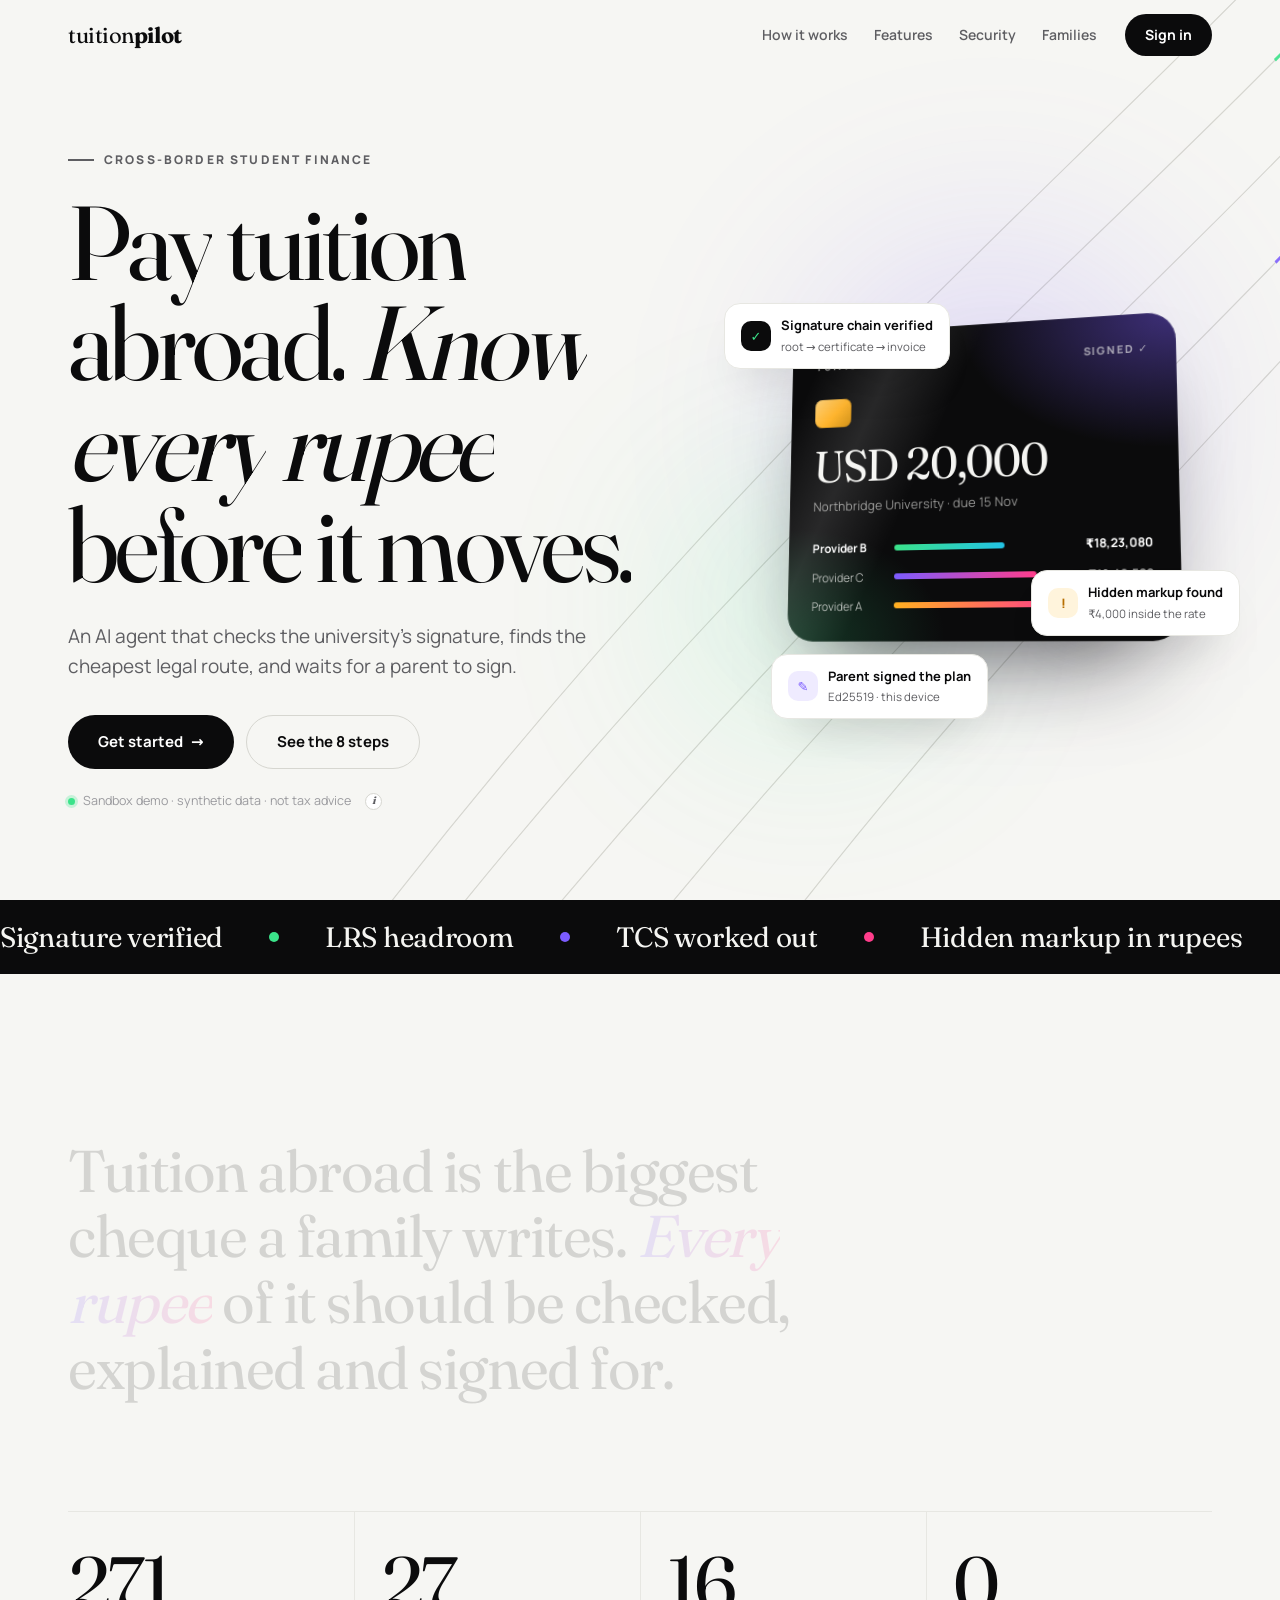
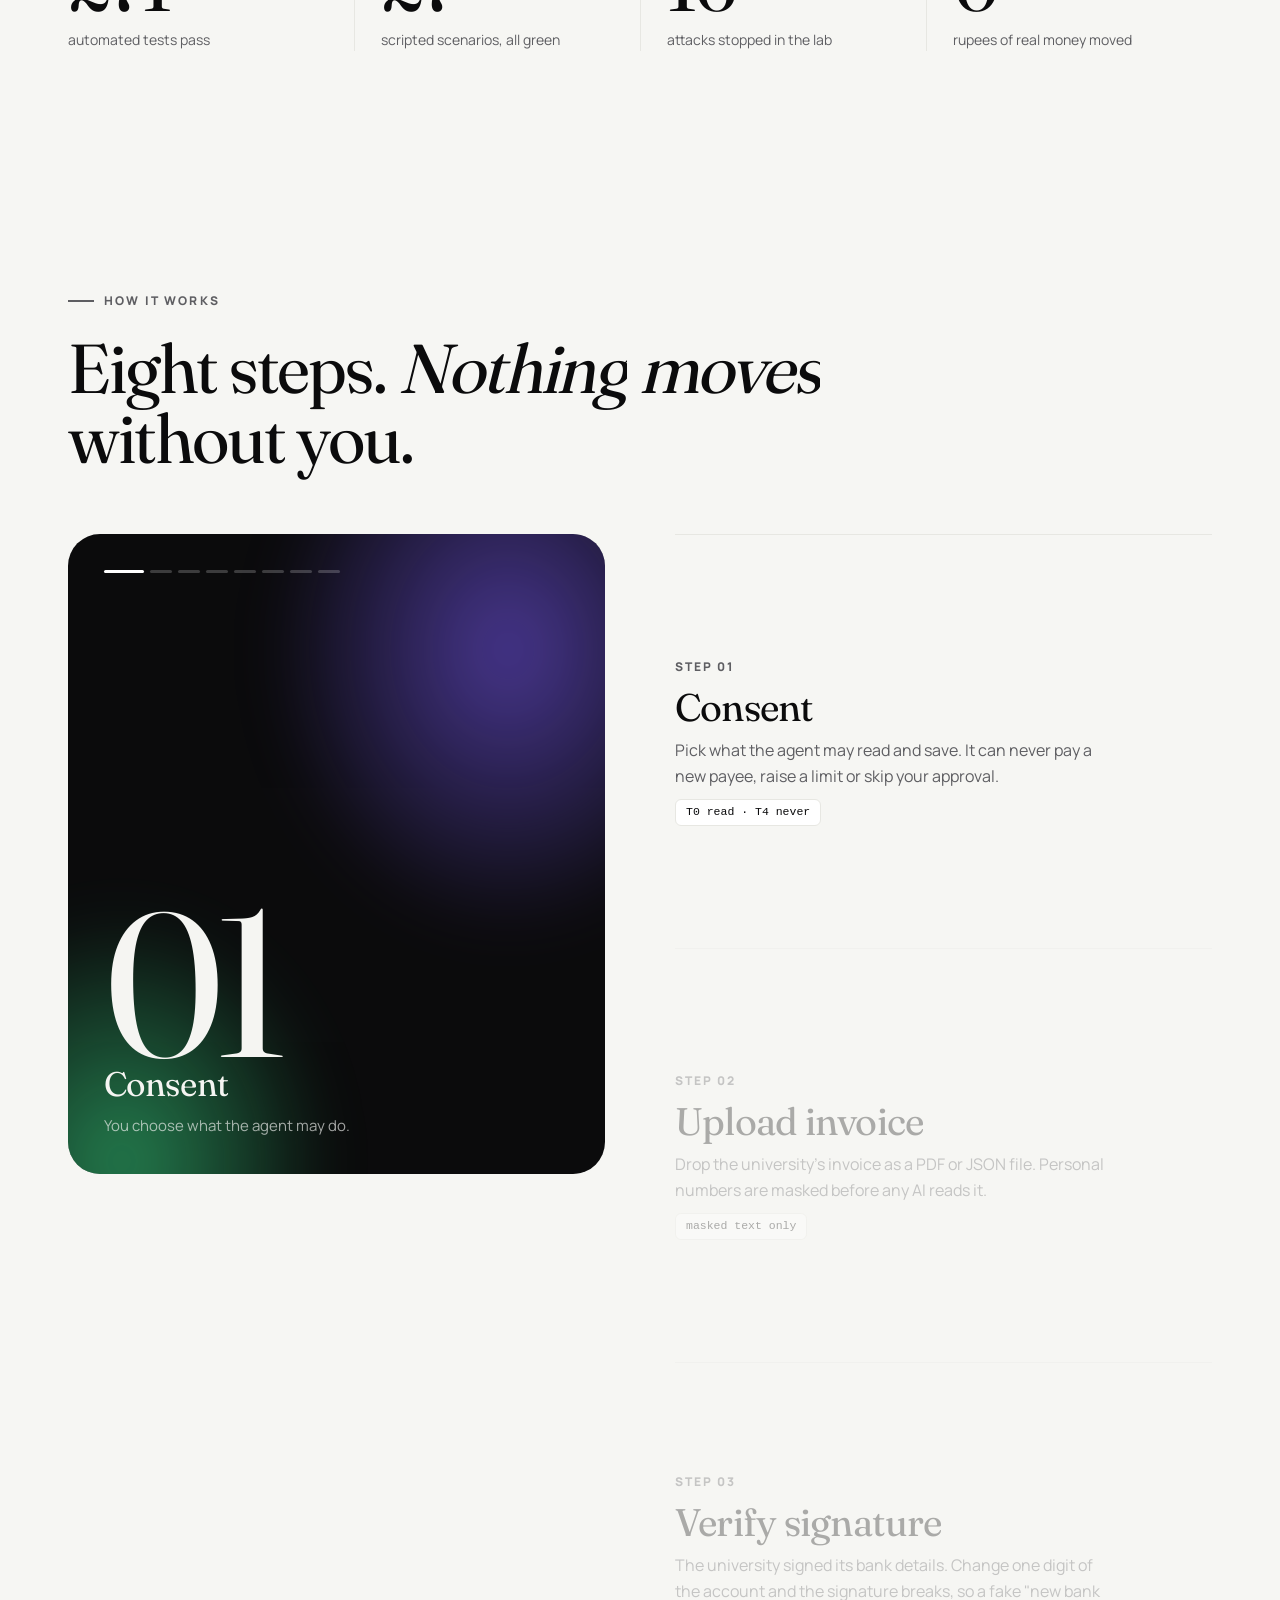
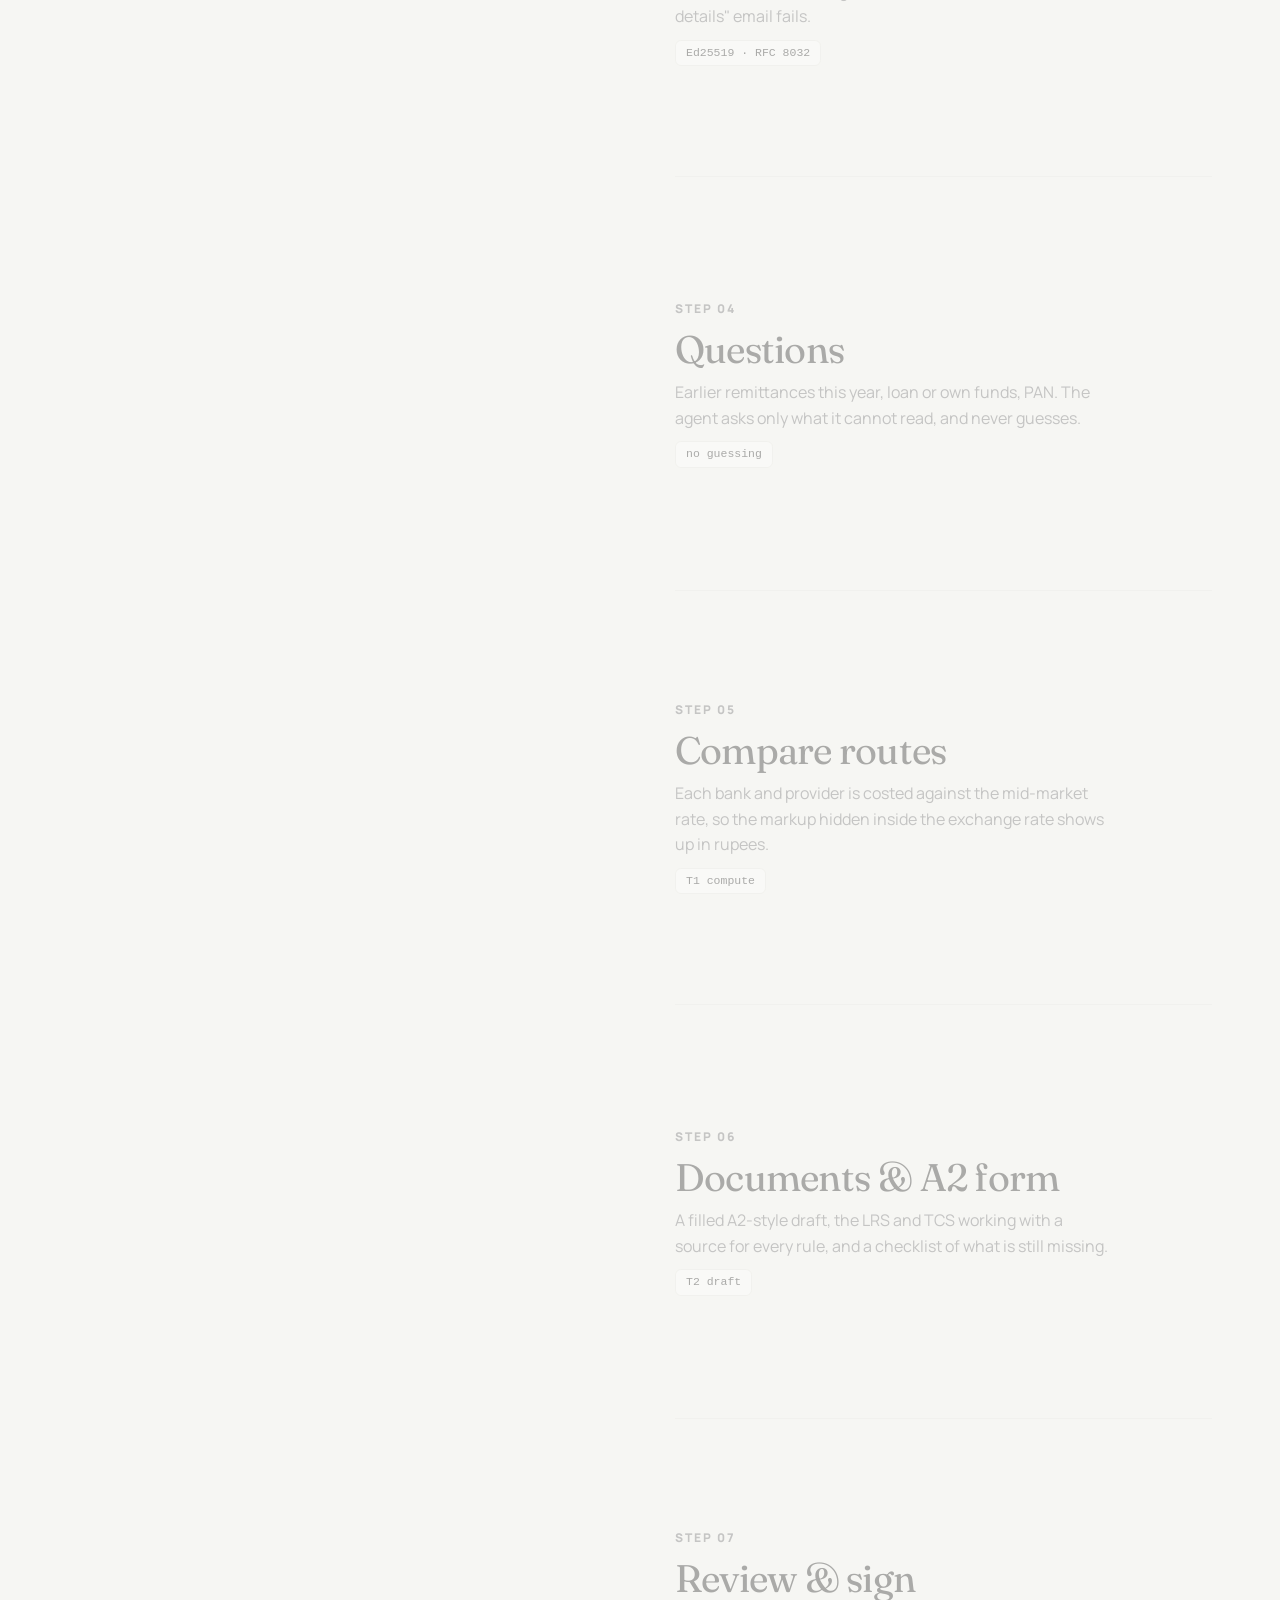
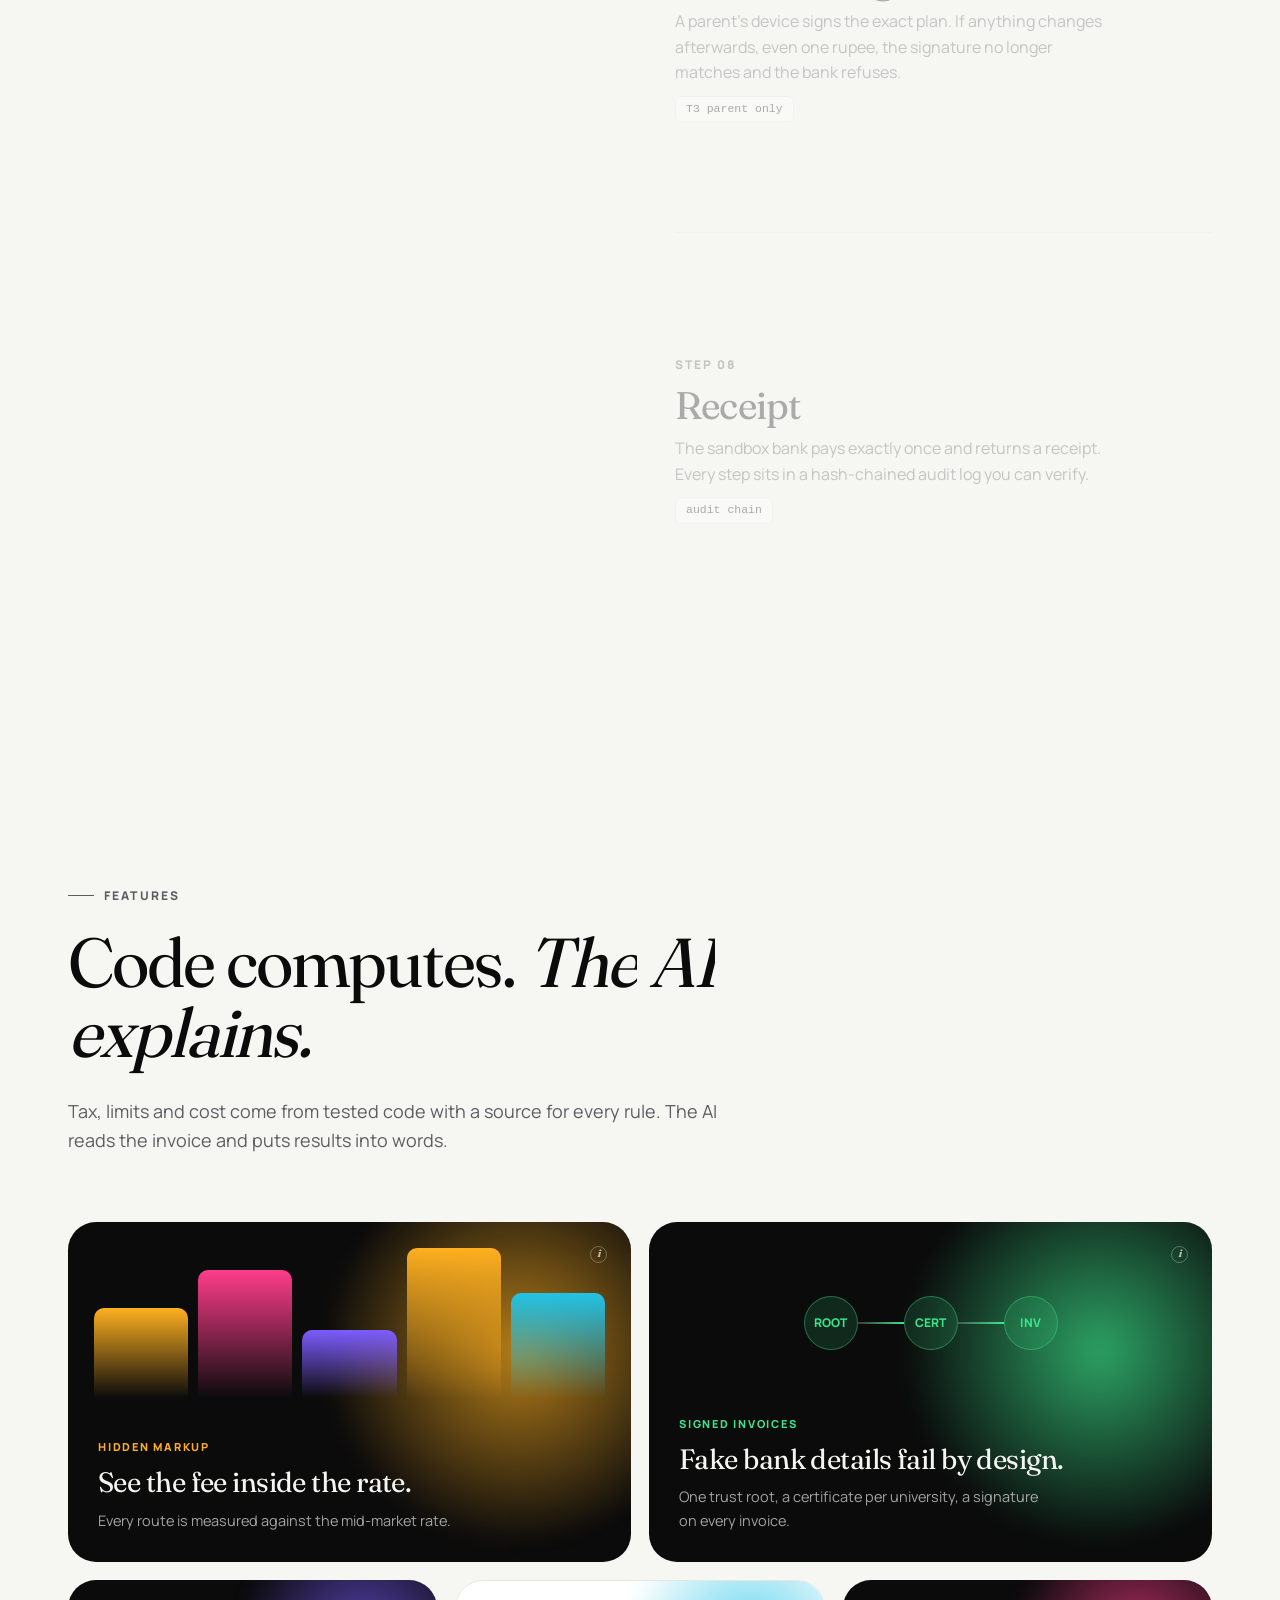
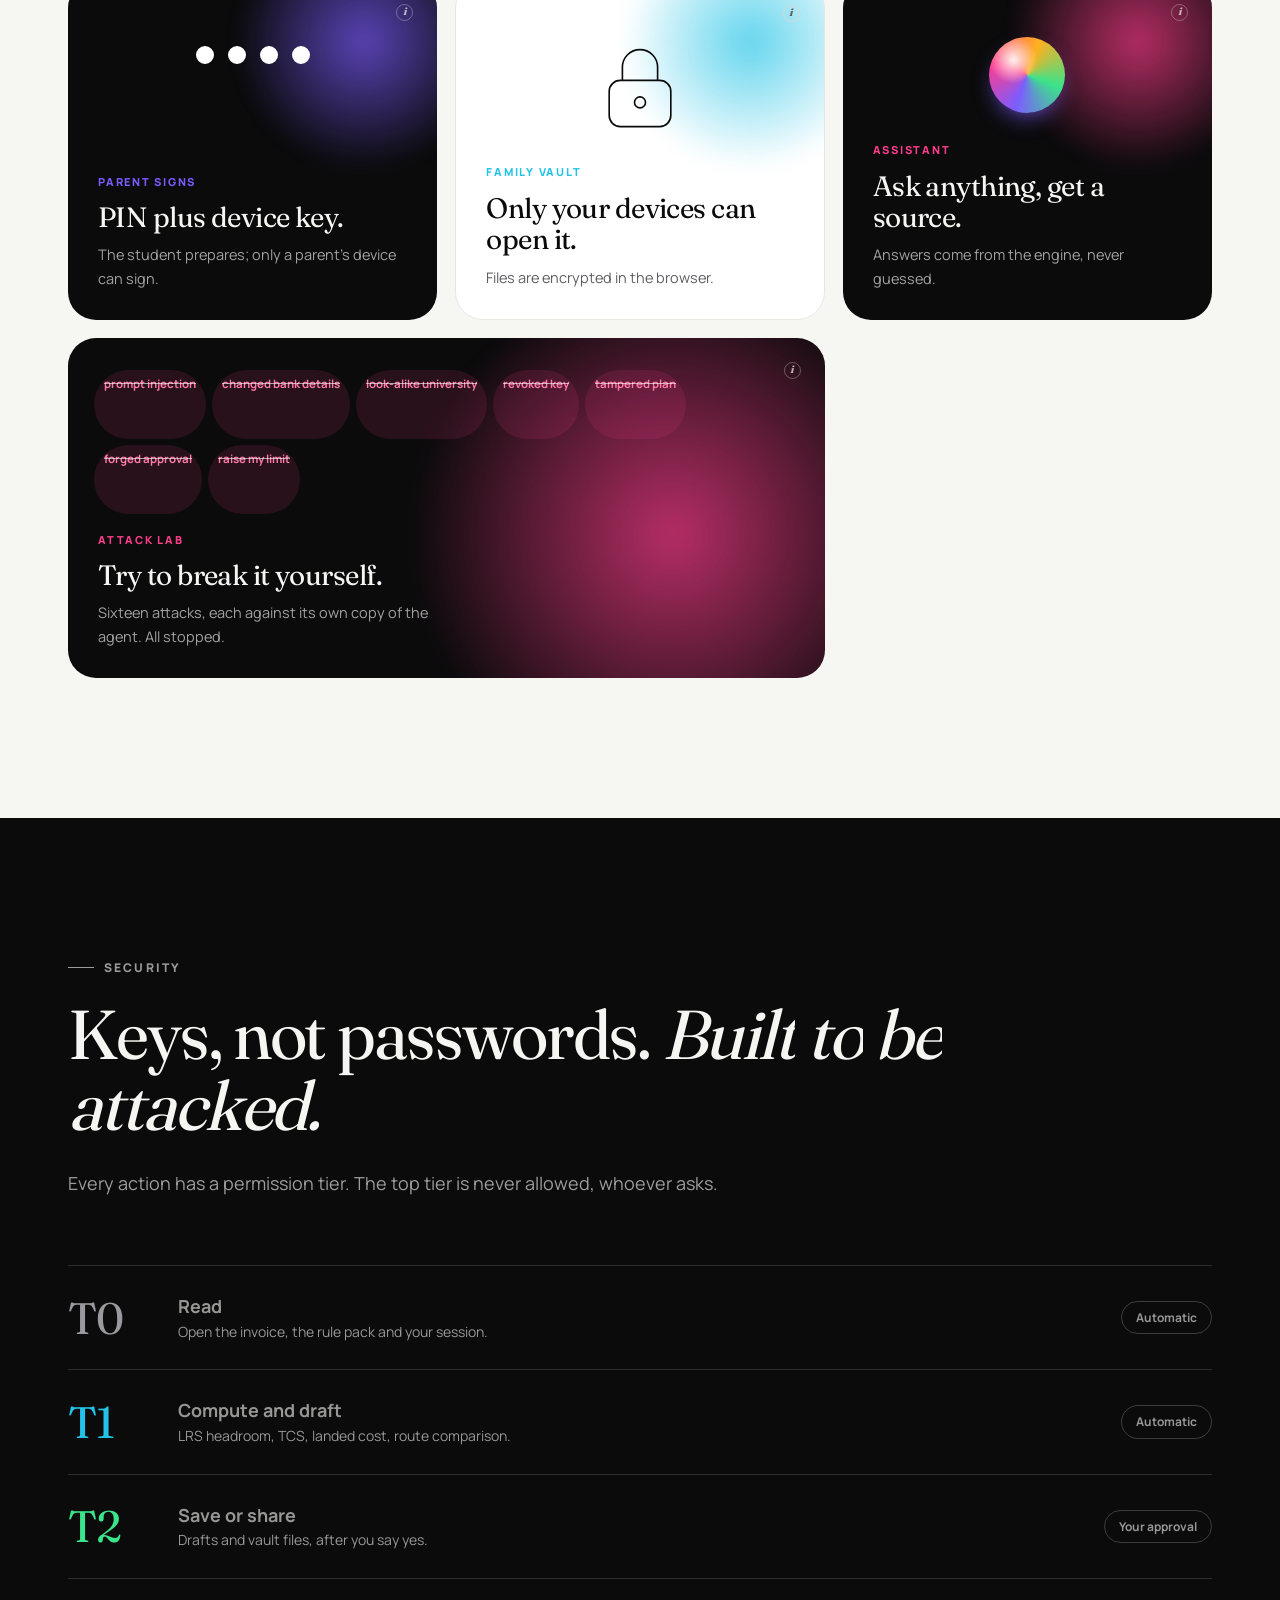
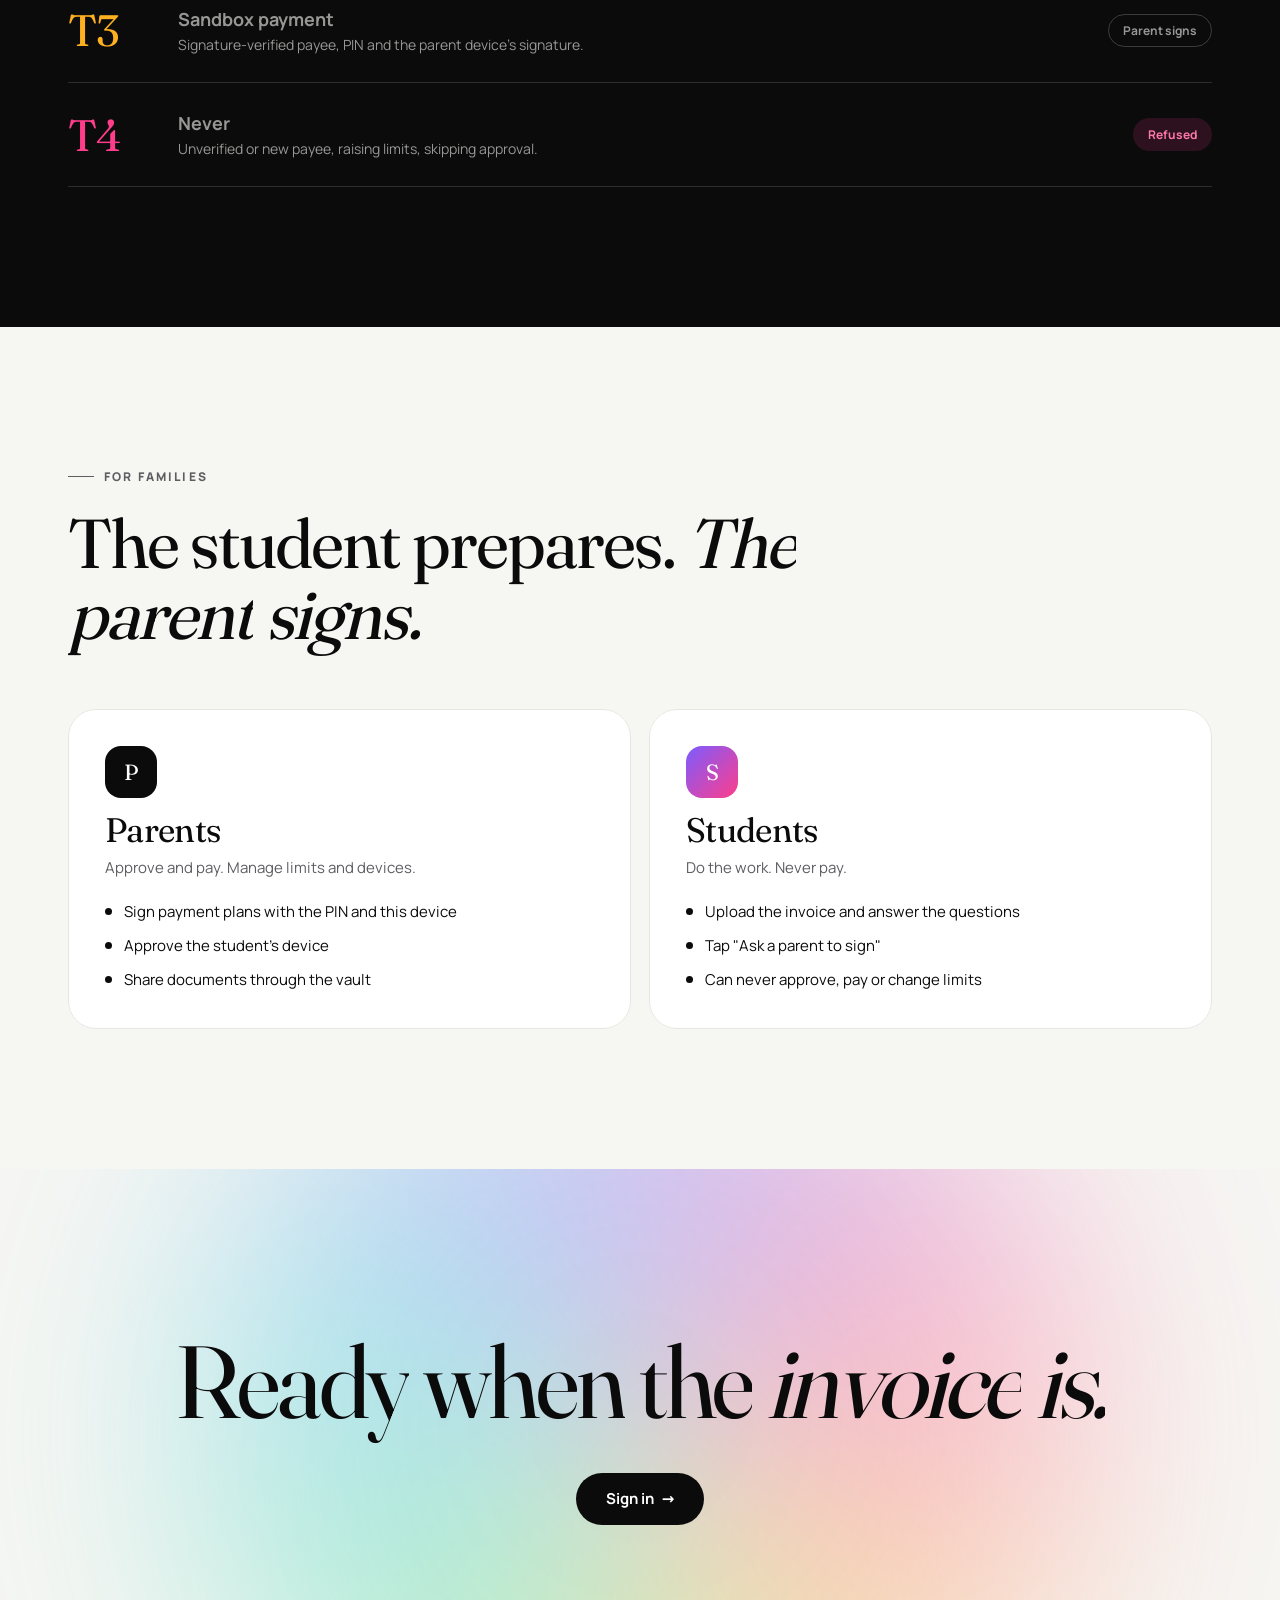
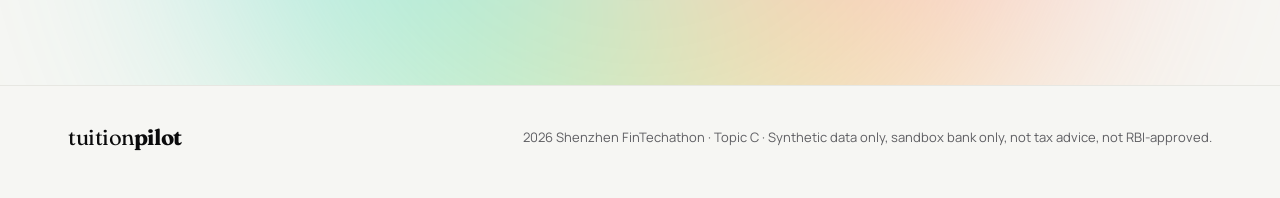
<file: app/static/landing.html>
<!doctype html>
<html lang="en">
<head>
  <meta charset="utf-8">
  <meta name="viewport" content="width=device-width, initial-scale=1">
  <title>TuitionPilot · Pay tuition abroad</title>
  <meta name="description" content="An AI agent that verifies a university's invoice, finds the cheapest legal route and pays only after a parent signs. Sandbox demo.">
  <link rel="icon" href="data:,">
  <link rel="preload" href="fonts/Fraunces.woff2" as="font" type="font/woff2" crossorigin>
  <link rel="stylesheet" href="styles.css">
  <link rel="stylesheet" href="site.css">
</head>
<body class="site">
  <header class="site-nav">
    <div class="wrap">
      <a class="wordmark" href="/" aria-label="TuitionPilot home">tuition<b>pilot</b></a>
      <nav class="site-links" aria-label="Sections">
        <a href="#how">How it works</a><a href="#features">Features</a><a href="#security">Security</a><a href="#family">Families</a>
      </nav>
      <a class="btn primary" href="/signin">Sign in</a>
    </div>
  </header>

  <main>
    <!-- hero -->
    <section class="hero">
      <div class="rays" aria-hidden="true">
        <svg viewBox="0 0 1000 1000" preserveAspectRatio="none">
          <defs>
            <linearGradient id="streak" x1="0" x2="1"><stop offset="0" stop-color="#3be38a" stop-opacity="0"/><stop offset="1" stop-color="#3be38a"/></linearGradient>
            <linearGradient id="streak2" x1="0" x2="1"><stop offset="0" stop-color="#7c5cff" stop-opacity="0"/><stop offset="1" stop-color="#7c5cff"/></linearGradient>
          </defs>
          <path class="ray" d="M1000 0 C 700 300, 400 500, 0 1000"/>
          <path class="ray" d="M1000 80 C 720 360, 420 560, 60 1000"/>
          <path class="ray" d="M1000 160 C 740 420, 460 620, 140 1000"/>
          <path class="ray" d="M1000 240 C 760 480, 500 680, 240 1000"/>
          <path class="ray" d="M1000 320 C 780 540, 560 740, 360 1000"/>
          <path class="streak" d="M1000 80 C 720 360, 420 560, 60 1000"/>
          <path class="streak s2" d="M1000 240 C 760 480, 500 680, 240 1000"/>
        </svg>
      </div>
      <div class="glow g1" aria-hidden="true"></div><div class="glow g2" aria-hidden="true"></div>
      <div class="wrap hero-grid">
        <div>
          <div class="kicker" data-reveal>Cross-border student finance</div>
          <h1 class="display words" style="margin-top:22px">Pay tuition abroad. <em>Know every rupee</em> before it moves.</h1>
          <p class="lead" data-reveal style="--d:.5s">An AI agent that checks the university's signature, finds the cheapest legal route, and waits for a parent to sign.</p>
          <div class="hero-cta" data-reveal style="--d:.65s">
            <a class="btn primary big" href="/signin">Get started <span class="arrow">→</span></a>
            <a class="btn big ghost" href="#how">See the 8 steps</a>
          </div>
          <p class="hero-note" data-reveal style="--d:.8s"><span class="dot-live"></span> Sandbox demo · synthetic data · not tax advice
            <button type="button" class="i-btn" data-tip="Built for the 2026 Shenzhen FinTechathon (Topic C). Payments run in a simulated bank; no real money moves. Not RBI-approved." aria-label="About this demo">i</button></p>
        </div>

        <div class="stage3d" aria-hidden="true" data-reveal style="--d:.3s">
          <div class="paycard">
            <div class="top-row"><span>Tuition invoice</span><span>Signed ✓</span></div>
            <div class="chip-ic"></div>
            <div class="amt">USD 20,000</div>
            <div class="to">Northbridge University · due 15 Nov</div>
            <div class="bars">
              <div><span>Provider B</span><i style="--w:62%"></i><b>₹18,23,080</b></div>
              <div><span>Provider C</span><i style="--w:78%"></i><b>₹18,48,529</b></div>
              <div><span>Provider A</span><i style="--w:92%"></i><b>₹18,52,000</b></div>
            </div>
          </div>
          <div class="float f1"><span class="d">✓</span><span><b>Signature chain verified</b><small>root → certificate → invoice</small></span></div>
          <div class="float f2"><span class="d">!</span><span><b>Hidden markup found</b><small>₹4,000 inside the rate</small></span></div>
          <div class="float f3"><span class="d">✎</span><span><b>Parent signed the plan</b><small>Ed25519 · this device</small></span></div>
        </div>
      </div>
    </section>

    <!-- marquee -->
    <div class="marquee" aria-hidden="true">
      <div class="track">
        <span>Signature verified</span><span style="--c:#7c5cff">LRS headroom</span><span style="--c:#ff3d8b">TCS worked out</span><span style="--c:#ffb020">Hidden markup in rupees</span><span style="--c:#22c3e6">A2 form drafted</span><span>Parent signs</span><span style="--c:#7c5cff">Sandbox only</span>
        <span>Signature verified</span><span style="--c:#7c5cff">LRS headroom</span><span style="--c:#ff3d8b">TCS worked out</span><span style="--c:#ffb020">Hidden markup in rupees</span><span style="--c:#22c3e6">A2 form drafted</span><span>Parent signs</span><span style="--c:#7c5cff">Sandbox only</span>
      </div>
    </div>

    <!-- statement + stats -->
    <section class="section">
      <div class="wrap">
        <p class="statement" data-scrub>Tuition abroad is the biggest cheque a family writes. <span class="hl">Every rupee</span> of it should be checked, explained and signed for.</p>
        <div class="stats" style="margin-top:110px">
          <div class="stat"><span class="n num" data-count="271">0</span><span class="l">automated tests pass</span></div>
          <div class="stat"><span class="n num" data-count="27">0</span><span class="l">scripted scenarios, all green</span></div>
          <div class="stat"><span class="n num" data-count="16">0</span><span class="l">attacks stopped in the lab</span></div>
          <div class="stat"><span class="n num" data-count="0">0</span><span class="l">rupees of real money moved</span></div>
        </div>
      </div>
    </section>

    <!-- sticky 8-step story -->
    <section class="section tight" id="how">
      <div class="wrap">
        <div class="section-head">
          <div class="kicker" data-reveal>How it works</div>
          <h2 class="title-xl words">Eight steps. <em>Nothing moves</em> without you.</h2>
        </div>
        <div class="story">
          <div class="story-visual" aria-hidden="true">
            <div class="story-dots"><i class="on"></i><i></i><i></i><i></i><i></i><i></i><i></i><i></i></div>
            <div>
              <div class="sn">01</div>
              <div class="st">Consent</div>
              <div class="sd">You choose what the agent may do.</div>
            </div>
          </div>
          <ol class="story-steps">
            <li data-c1="#7c5cff" data-c2="#3be38a" data-short="You choose what the agent may do."><span class="k">STEP 01</span><h3>Consent</h3>
              <p>Pick what the agent may read and save. It can never pay a new payee, raise a limit or skip your approval.</p><span class="tag">T0 read · T4 never</span></li>
            <li data-c1="#22c3e6" data-c2="#7c5cff" data-short="JSON, PDF or a sample. Read on this machine."><span class="k">STEP 02</span><h3>Upload invoice</h3>
              <p>Drop the university's invoice as a PDF or JSON file. Personal numbers are masked before any AI reads it.</p><span class="tag">masked text only</span></li>
            <li data-c1="#3be38a" data-c2="#22c3e6" data-short="Root → certificate → invoice, link by link."><span class="k">STEP 03</span><h3>Verify signature</h3>
              <p>The university signed its bank details. Change one digit of the account and the signature breaks, so a fake "new bank details" email fails.</p><span class="tag">Ed25519 · RFC 8032</span></li>
            <li data-c1="#ffb020" data-c2="#ff3d8b" data-short="Only what's missing, one question at a time."><span class="k">STEP 04</span><h3>Questions</h3>
              <p>Earlier remittances this year, loan or own funds, PAN. The agent asks only what it cannot read, and never guesses.</p><span class="tag">no guessing</span></li>
            <li data-c1="#ff3d8b" data-c2="#ffb020" data-short="Every route against the real rate."><span class="k">STEP 05</span><h3>Compare routes</h3>
              <p>Each bank and provider is costed against the mid-market rate, so the markup hidden inside the exchange rate shows up in rupees.</p><span class="tag">T1 compute</span></li>
            <li data-c1="#22c3e6" data-c2="#3be38a" data-short="A2-style draft and the papers the bank wants."><span class="k">STEP 06</span><h3>Documents &amp; A2 form</h3>
              <p>A filled A2-style draft, the LRS and TCS working with a source for every rule, and a checklist of what is still missing.</p><span class="tag">T2 draft</span></li>
            <li data-c1="#7c5cff" data-c2="#ff3d8b" data-short="PIN plus this device's key, over the exact plan."><span class="k">STEP 07</span><h3>Review &amp; sign</h3>
              <p>A parent's device signs the exact plan. If anything changes afterwards, even one rupee, the signature no longer matches and the bank refuses.</p><span class="tag">T3 parent only</span></li>
            <li data-c1="#3be38a" data-c2="#7c5cff" data-short="Paid once, in the sandbox, with a receipt."><span class="k">STEP 08</span><h3>Receipt</h3>
              <p>The sandbox bank pays exactly once and returns a receipt. Every step sits in a hash-chained audit log you can verify.</p><span class="tag">audit chain</span></li>
          </ol>
        </div>
      </div>
    </section>

    <!-- feature tiles -->
    <section class="section" id="features">
      <div class="wrap">
        <div class="section-head">
          <div class="kicker" data-reveal>Features</div>
          <h2 class="title-xl words">Code computes. <em>The AI explains.</em></h2>
          <p class="lead" data-reveal>Tax, limits and cost come from tested code with a source for every rule. The AI reads the invoice and puts results into words.</p>
        </div>
        <div class="tiles">
          <article class="tile wide reveal-group" style="--c1:#ffb020">
            <div class="art art-bars" aria-hidden="true">
              <i style="--h:60%;--c:#ffb020;--n:0"></i><i style="--h:85%;--c:#ff3d8b;--n:1"></i><i style="--h:45%;--c:#7c5cff;--n:2"></i><i style="--h:100%;--c:#ffb020;--n:3"></i><i style="--h:70%;--c:#22c3e6;--n:4"></i>
            </div>
            <span class="label">Hidden markup</span><h3>See the fee inside the rate.</h3><p>Every route is measured against the mid-market rate.</p>
            <button type="button" class="i-btn" data-tip="Banks often add a margin to the exchange rate instead of charging a visible fee. TuitionPilot converts that margin into rupees so routes compare fairly." aria-label="More">i</button>
          </article>
          <article class="tile wide reveal-group" style="--c1:#3be38a">
            <div class="art art-chain" aria-hidden="true"><span class="nd ok">ROOT</span><span class="ln"></span><span class="nd ok">CERT</span><span class="ln"></span><span class="nd ok">INV</span></div>
            <span class="label">Signed invoices</span><h3>Fake bank details fail by design.</h3><p>One trust root, a certificate per university, a signature on every invoice.</p>
            <button type="button" class="i-btn" data-tip="The agent checks the university's certificate, the revocation list and the invoice signature, and that the printed text matches what was signed." aria-label="More">i</button>
          </article>
          <article class="tile reveal-group" style="--c1:#7c5cff">
            <div class="art art-pin" aria-hidden="true"><i style="--n:0"></i><i style="--n:1"></i><i style="--n:2"></i><i style="--n:3"></i></div>
            <span class="label">Parent signs</span><h3>PIN plus device key.</h3><p>The student prepares; only a parent's device can sign.</p>
            <button type="button" class="i-btn" data-tip="The parent's browser makes its own Ed25519 key that cannot be exported, recomputes the plan hash and signs that exact plan." aria-label="More">i</button>
          </article>
          <article class="tile light reveal-group" style="--c1:#22c3e6">
            <div class="art art-lock" aria-hidden="true"><svg viewBox="0 0 100 100"><rect x="22" y="44" width="56" height="42" rx="10"/><path d="M34 44V32a16 16 0 0 1 32 0v12"/><circle cx="50" cy="64" r="5"/></svg></div>
            <span class="label">Family vault</span><h3>Only your devices can open it.</h3><p>Files are encrypted in the browser.</p>
            <button type="button" class="i-btn" data-tip="AES-256-GCM per file; the file key is wrapped for each family device with X25519. The server stores ciphertext only." aria-label="More">i</button>
          </article>
          <article class="tile reveal-group" style="--c1:#ff3d8b">
            <div class="art art-orb" aria-hidden="true"><span class="orb big"></span></div>
            <span class="label">Assistant</span><h3>Ask anything, get a source.</h3><p>Answers come from the engine, never guessed.</p>
            <button type="button" class="i-btn" data-tip="The assistant answers from the rules engine and your session. Every number carries its rule id, pack version and source, and wording is checked against the engine's numbers." aria-label="More">i</button>
          </article>
          <article class="tile full reveal-group" style="--c1:#ff3d8b">
            <div class="art art-shield" aria-hidden="true">
              <span>prompt injection</span><span>changed bank details</span><span>look-alike university</span><span>revoked key</span><span>tampered plan</span><span>forged approval</span><span>raise my limit</span>
            </div>
            <span class="label">Attack lab</span><h3>Try to break it yourself.</h3><p>Sixteen attacks, each against its own copy of the agent. All stopped.</p>
            <button type="button" class="i-btn" data-tip="Each attack runs against a separate copy of the agent so your own session is never touched." aria-label="More">i</button>
          </article>
        </div>
      </div>
    </section>

    <!-- security -->
    <section class="section dark" id="security">
      <div class="rays" aria-hidden="true">
        <svg viewBox="0 0 1000 1000" preserveAspectRatio="none">
          <path class="ray" d="M0 0 C 300 300, 600 500, 1000 1000"/><path class="ray" d="M0 120 C 280 400, 580 600, 940 1000"/>
          <path class="ray" d="M0 240 C 260 500, 540 700, 860 1000"/><path class="streak" d="M0 120 C 280 400, 580 600, 940 1000"/>
        </svg>
      </div>
      <div class="wrap">
        <div class="section-head">
          <div class="kicker" data-reveal>Security</div>
          <h2 class="title-xl words">Keys, not passwords. <em>Built to be attacked.</em></h2>
          <p class="lead" data-reveal>Every action has a permission tier. The top tier is never allowed, whoever asks.</p>
        </div>
        <div class="tiers">
          <div class="tier-row" data-reveal style="--c:#9a9a9e"><span class="t">T0</span><span><b>Read</b><span>Open the invoice, the rule pack and your session.</span></span><span class="pill">Automatic</span></div>
          <div class="tier-row" data-reveal style="--c:#22c3e6;--d:.05s"><span class="t">T1</span><span><b>Compute and draft</b><span>LRS headroom, TCS, landed cost, route comparison.</span></span><span class="pill">Automatic</span></div>
          <div class="tier-row" data-reveal style="--c:#3be38a;--d:.1s"><span class="t">T2</span><span><b>Save or share</b><span>Drafts and vault files, after you say yes.</span></span><span class="pill">Your approval</span></div>
          <div class="tier-row" data-reveal style="--c:#ffb020;--d:.15s"><span class="t">T3</span><span><b>Sandbox payment</b><span>Signature-verified payee, PIN and the parent device's signature.</span></span><span class="pill">Parent signs</span></div>
          <div class="tier-row never" data-reveal style="--c:#ff3d8b;--d:.2s"><span class="t">T4</span><span><b>Never</b><span>Unverified or new payee, raising limits, skipping approval.</span></span><span class="pill">Refused</span></div>
        </div>
      </div>
    </section>

    <!-- families -->
    <section class="section" id="family">
      <div class="wrap">
        <div class="section-head">
          <div class="kicker" data-reveal>For families</div>
          <h2 class="title-xl words">The student prepares. <em>The parent signs.</em></h2>
        </div>
        <div class="family">
          <div class="fam" data-reveal><span class="who" style="background:#0b0b0c">P</span><h3>Parents</h3><p class="muted">Approve and pay. Manage limits and devices.</p>
            <ul class="ticks"><li>Sign payment plans with the PIN and this device</li><li>Approve the student's device</li><li>Share documents through the vault</li></ul></div>
          <div class="fam" data-reveal style="--d:.1s"><span class="who" style="background:linear-gradient(135deg,#7c5cff,#ff3d8b)">S</span><h3>Students</h3><p class="muted">Do the work. Never pay.</p>
            <ul class="ticks"><li>Upload the invoice and answer the questions</li><li>Tap "Ask a parent to sign"</li><li>Can never approve, pay or change limits</li></ul></div>
        </div>
      </div>
    </section>

    <section class="cta-big">
      <div class="ring" aria-hidden="true"></div>
      <div class="wrap">
        <h2 class="title-xl words">Ready when the <em>invoice is.</em></h2>
        <a class="btn primary big" href="/signin" data-reveal>Sign in <span class="arrow">→</span></a>
      </div>
    </section>
  </main>

  <footer class="site-foot">
    <div class="wrap">
      <a class="wordmark" href="/">tuition<b>pilot</b></a>
      <span>2026 Shenzhen FinTechathon · Topic C · Synthetic data only, sandbox bank only, not tax advice, not RBI-approved.</span>
    </div>
  </footer>
  <div class="tip" id="tip" role="tooltip" hidden></div>
  <script src="common.js"></script>
  <script src="site.js"></script>
</body>
</html>
</file>
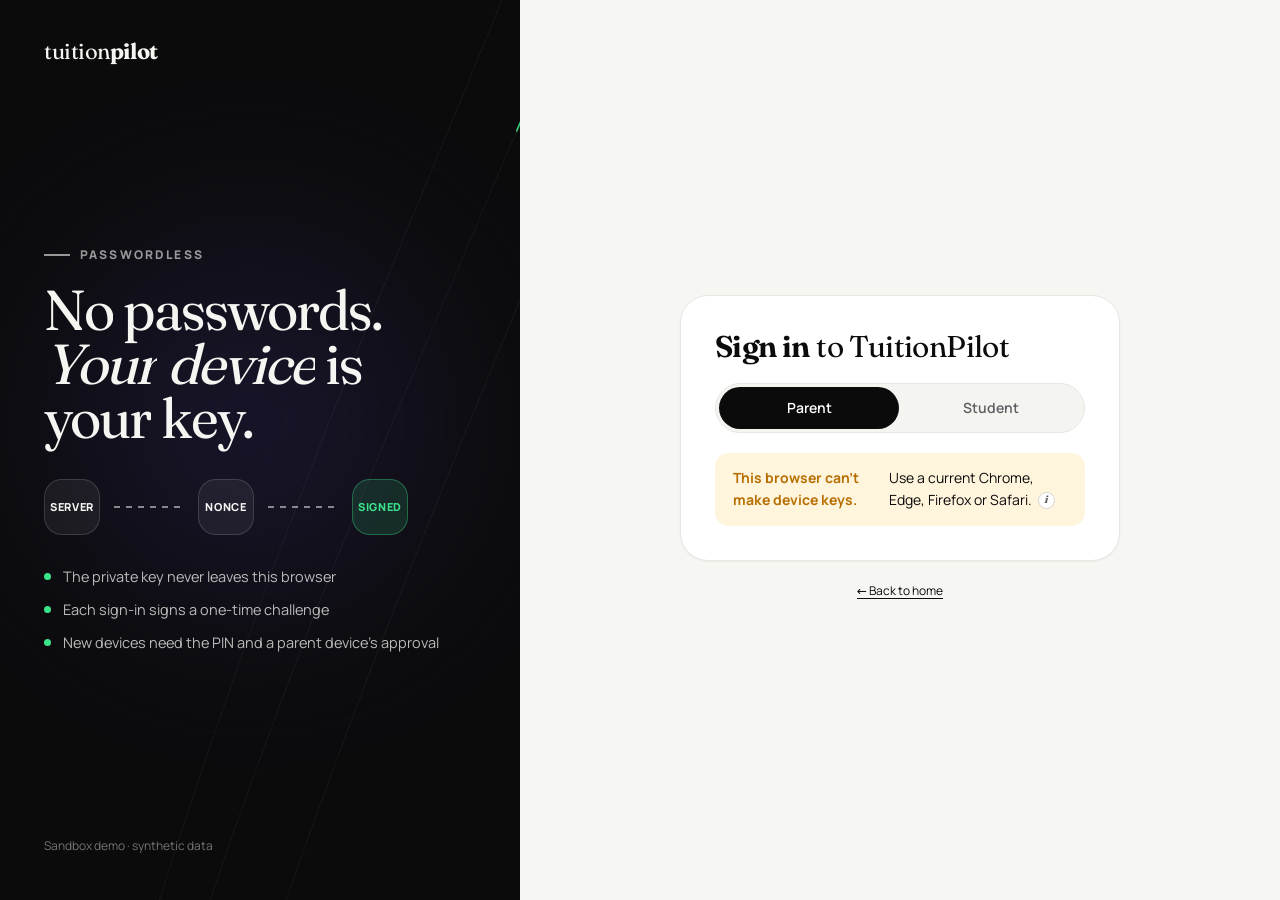
<file: app/static/signin.html>
<!doctype html>
<html lang="en">
<head>
  <meta charset="utf-8">
  <meta name="viewport" content="width=device-width, initial-scale=1">
  <title>Sign in · TuitionPilot</title>
  <link rel="icon" href="data:,">
  <link rel="stylesheet" href="styles.css">
  <link rel="stylesheet" href="site.css">
</head>
<body class="site">
  <div class="auth">
    <aside class="auth-side">
      <div class="rays" aria-hidden="true">
        <svg viewBox="0 0 1000 1000" preserveAspectRatio="none">
          <defs><linearGradient id="streak" x1="0" x2="1"><stop offset="0" stop-color="#3be38a" stop-opacity="0"/><stop offset="1" stop-color="#3be38a"/></linearGradient></defs>
          <path class="ray" d="M1000 0 C 700 300, 400 500, 0 1000"/><path class="ray" d="M1000 140 C 720 400, 440 600, 100 1000"/>
          <path class="ray" d="M1000 280 C 760 500, 520 700, 260 1000"/><path class="streak" d="M1000 140 C 720 400, 440 600, 100 1000"/>
        </svg>
      </div>
      <div class="glow g1" aria-hidden="true"></div>
      <a class="wordmark" href="/" aria-label="TuitionPilot home">tuition<b>pilot</b></a>
      <div>
        <div class="kicker" style="color:rgba(245,245,242,.6)">Passwordless</div>
        <h1 class="display words" style="margin-top:18px">No passwords. <em>Your device</em> is your key.</h1>
        <div class="keyviz" aria-hidden="true"><span class="k">SERVER</span><span class="ln"></span><span class="k">NONCE</span><span class="ln"></span><span class="k g">SIGNED</span></div>
        <ul class="ticks" style="margin-top:30px">
          <li>The private key never leaves this browser</li>
          <li>Each sign-in signs a one-time challenge</li>
          <li>New devices need the PIN and a parent device's approval</li>
        </ul>
      </div>
      <p class="tiny" style="color:rgba(245,245,242,.45)">Sandbox demo · synthetic data</p>
    </aside>

    <main class="auth-main">
      <section class="card auth-card" id="auth" aria-live="polite">
        <div class="empty"><span class="spinner"></span></div>
      </section>
      <p class="faint tiny center"><a class="link" href="/">← Back to home</a></p>
    </main>
  </div>
  <div class="tip" id="tip" role="tooltip" hidden></div>
  <div class="toast" id="toast" role="status" aria-live="polite"></div>
  <script src="common.js"></script>
  <script src="site.js"></script>
  <script src="signin.js"></script>
</body>
</html>
</file>
<file: app/static/styles.css>
/* TuitionPilot design system.
   UI is monochrome (black on warm white); colour is kept for visuals, charts and status.
   Fonts: Fraunces (display serif) and Manrope (sans), both SIL Open Font License, served from /fonts. */

@font-face { font-family: "Fraunces"; src: url("fonts/Fraunces.woff2") format("woff2"); font-weight: 400 700; font-display: swap; }
@font-face { font-family: "Manrope"; src: url("fonts/Manrope.woff2") format("woff2"); font-weight: 400 800; font-display: swap; }

:root {
  --serif: "Fraunces", Cambria, Georgia, serif;
  --sans: "Manrope", "Segoe UI", system-ui, -apple-system, Roboto, sans-serif;
  --mono: ui-monospace, "Cascadia Code", "SF Mono", Consolas, monospace;

  --bg: #f6f6f3; --bg-2: #efefeb; --surface: #ffffff; --surface-2: #f4f4f1; --border: #e7e7e2; --border-2: #d6d6d0;
  --text: #0b0b0c; --muted: #5e5e62; --faint: #9a9a9e;
  --accent: #0b0b0c; --accent-2: #0b0b0c; --accent-soft: #ededea; --on-accent: #ffffff;
  --ok: #12a150; --ok-soft: #e6f6ec; --warn: #b76e00; --warn-soft: #fff4dc; --deny: #d93036; --deny-soft: #fdecec;
  --info: #3e63dd; --info-soft: #edf1fd;
  /* visuals: vivid colour, never used for controls */
  --v-green: #3be38a; --v-violet: #7c5cff; --v-magenta: #ff3d8b; --v-amber: #ffb020; --v-cyan: #22c3e6;
  --c-markup: #ffb020; --c-fee: #7c5cff; --c-gst: #22c3e6; --c-tcs: #ff3d8b; --c-corr: #c9c9c3;
  --t0: #6b6b70; --t1: #3e63dd; --t2: #12a150; --t3: #b76e00; --t4: #d93036;
  --shadow-1: 0 1px 2px rgba(11, 11, 12, .05); --shadow-2: 0 24px 48px -24px rgba(11, 11, 12, .28);
  --radius: 18px; --radius-s: 12px;
  --ease: cubic-bezier(.2, .8, .2, 1);
  color-scheme: light;
}

* { box-sizing: border-box; }
html, body { margin: 0; }
body { background: var(--bg); color: var(--text); font: 15px/1.6 var(--sans); -webkit-font-smoothing: antialiased; }
button { font: inherit; color: inherit; cursor: pointer; }
button:disabled { cursor: not-allowed; opacity: .4; }
input, select, textarea { font: inherit; color: inherit; }
h1, h2, h3, h4 { margin: 0; line-height: 1.15; }
h1 { font: 400 36px/1.08 var(--serif); letter-spacing: -.02em; } h1 b { font-weight: 650; }
h2 { font: 700 19px/1.25 var(--sans); letter-spacing: -.01em; }
h3 { font-size: 15px; font-weight: 700; }
p { margin: .4em 0; }
.serif { font-family: var(--serif); }
.muted { color: var(--muted); } .faint { color: var(--faint); } .small { font-size: 13px; } .tiny { font-size: 12px; }
.mono { font-family: var(--mono); font-size: 12.5px; } .num { font-variant-numeric: tabular-nums; }
.row { display: flex; align-items: center; gap: 10px; flex-wrap: wrap; } .between { justify-content: space-between; }
.stack > * + * { margin-top: 18px; } .spacer { flex: 1; }
.wide { width: 100%; } .center { text-align: center; }
.link { border: 0; background: none; color: var(--text); padding: 0; text-decoration: underline; text-underline-offset: 3px; }
:focus-visible { outline: 2px solid var(--text); outline-offset: 2px; }
.wordmark { display: inline-block; white-space: nowrap; font: 400 22px/1 var(--serif); letter-spacing: -.02em; color: var(--text); text-decoration: none; }
.wordmark b { font-weight: 700; }

/* ---------- top bar ---------- */
.top { position: sticky; top: 0; z-index: 30; display: flex; align-items: center; gap: 22px; padding: 12px 28px; flex-wrap: wrap;
  background: color-mix(in srgb, var(--bg) 84%, transparent); backdrop-filter: blur(16px); border-bottom: 1px solid var(--border); }
.brand { display: flex; align-items: center; gap: 12px; }
.top-nav { display: flex; gap: 2px; padding: 4px; border-radius: 999px; background: var(--surface); border: 1px solid var(--border); }
.top-nav a, .top-nav button { border: 0; background: none; padding: 7px 16px; border-radius: 999px; font-size: 13.5px; font-weight: 600; color: var(--muted); text-decoration: none; transition: .2s; }
.top-nav .on { background: var(--text); color: var(--on-accent); }
.top-nav a:hover:not(.on), .top-nav button:hover:not(.on) { color: var(--text); }
.pill-note { display: inline-flex; align-items: center; gap: 8px; font-size: 12.5px; color: var(--muted); padding: 5px 12px; border-radius: 999px; background: var(--surface); border: 1px solid var(--border); }
.dot-live { width: 7px; height: 7px; border-radius: 50%; background: var(--v-green); box-shadow: 0 0 0 3px color-mix(in srgb, var(--v-green) 25%, transparent); }
.top-actions { margin-left: auto; display: flex; align-items: center; gap: 10px; }
.chip-status { font-size: 12px; font-weight: 600; padding: 6px 12px; border-radius: 999px; border: 1px solid var(--border); background: var(--surface); white-space: nowrap; }
.chip-status.ok { border-color: color-mix(in srgb, var(--ok) 40%, var(--border)); }
.chip-status.warn { color: var(--warn); }
.seg { display: inline-flex; padding: 3px; gap: 2px; background: var(--surface-2); border: 1px solid var(--border); border-radius: 999px; }
.seg-btn { border: 0; background: none; padding: 6px 14px; border-radius: 999px; font-size: 13px; font-weight: 600; color: var(--muted); }
.seg-btn.on { background: var(--text); color: var(--on-accent); }
.icon-btn { width: 38px; height: 38px; display: grid; place-items: center; border-radius: 999px; border: 1px solid var(--border); background: var(--surface); }
.icon-btn svg { width: 18px; height: 18px; stroke: currentColor; fill: none; stroke-width: 1.8; }

/* ---------- shell: content in the centre, live agent panel on the right ---------- */
.shell { display: grid; grid-template-columns: minmax(0, 1fr) 360px; gap: 28px; padding: 28px; align-items: start; max-width: 1480px; margin: 0 auto; }
.shell.solo { grid-template-columns: minmax(0, 1120px); justify-content: center; }
.shell.solo .live { display: none; }
.live-fab { position: fixed; right: 24px; bottom: 24px; z-index: 35; display: none; align-items: center; gap: 10px; padding: 12px 18px; border-radius: 999px; border: 0;
  background: #0b0b0c; color: #f5f5f2; font-weight: 700; font-size: 13.5px; box-shadow: var(--shadow-2); }
.shell.solo ~ .live-fab { display: inline-flex; }
@media (max-width: 1100px) { .shell, .shell.solo { grid-template-columns: minmax(0, 1fr); } .shell.solo .live { display: block; } .live { position: static !important; } .shell.solo ~ .live-fab, #hide-live { display: none; } }
@media (max-width: 760px) { .shell { padding: 16px; } .top { padding: 10px 16px; gap: 12px; } .pill-note { display: none; } }

/* step bar: the 8 steps across the top, under the header */
.stepbar { flex-basis: 100%; order: 5; padding-top: 4px; }
body.page-mode .stepbar { display: none; }
.steps { list-style: none; margin: 0; padding: 0; display: grid; grid-template-columns: repeat(8, minmax(0, 1fr)); gap: 8px; }
.steps li { min-width: 0; }
.steps li::before { content: ""; display: block; height: 3px; border-radius: 999px; background: var(--border-2); margin-bottom: 8px; transition: background .5s var(--ease); }
.steps li.done::before { background: var(--text); }
.steps li.now::before { background: linear-gradient(90deg, var(--v-violet), var(--v-magenta), var(--v-amber)); }
.steps li.blocked::before { background: var(--deny); }
.step-btn { width: 100%; display: flex; gap: 8px; align-items: center; text-align: left; background: none; border: 0; padding: 2px 0 4px; min-width: 0; }
.step-btn:disabled { opacity: .45; }
.step-dot { flex: 0 0 auto; width: 22px; height: 22px; border-radius: 50%; display: grid; place-items: center; font-size: 10.5px; font-weight: 800; background: var(--surface); border: 1.5px solid var(--border-2); color: var(--faint); transition: .3s var(--ease); }
.done .step-dot { background: var(--text); border-color: var(--text); color: var(--on-accent); }
.now .step-dot { border-color: var(--text); color: var(--text); box-shadow: 0 0 0 3px var(--accent-soft); }
.done.now .step-dot { color: var(--on-accent); }
.blocked .step-dot { border-color: var(--deny); color: var(--deny); }
.step-txt { min-width: 0; } .step-txt small { display: none; }
.step-txt b { display: block; font-size: 12.5px; font-weight: 700; white-space: nowrap; overflow: hidden; text-overflow: ellipsis; color: var(--muted); }
.now .step-txt b, .step-btn:hover:not(:disabled) .step-txt b { color: var(--text); }
@media (max-width: 1100px) { .steps li:not(.now) .step-txt { display: none; } .steps { grid-template-columns: repeat(8, auto); justify-content: space-between; } .steps li.now { flex: 1; } }

/* ---------- stage & cards ---------- */
.stage { min-width: 0; outline: none; }
.view.enter > * { animation: rise .55s var(--ease) both; }
.view.enter > *:nth-child(2) { animation-delay: .06s; } .view.enter > *:nth-child(3) { animation-delay: .12s; } .view.enter > *:nth-child(n+4) { animation-delay: .18s; }
.card { background: var(--surface); border: 1px solid var(--border); border-radius: var(--radius); box-shadow: var(--shadow-1); padding: 24px; }
/* hero cards are black; children re-theme through the tokens */
.card.hero { --text: #f5f5f2; --muted: rgba(245, 245, 242, .66); --faint: rgba(245, 245, 242, .42); --surface-2: rgba(255, 255, 255, .06);
  --border: rgba(255, 255, 255, .12); --border-2: rgba(255, 255, 255, .22); --accent-soft: rgba(255, 255, 255, .1);
  color: var(--text); padding: 34px; border: 0; position: relative; overflow: hidden;
  background: radial-gradient(70% 90% at 100% 0%, rgba(124, 92, 255, .3), transparent 60%), radial-gradient(50% 70% at 0% 100%, rgba(59, 227, 138, .14), transparent 60%), #0b0b0c; }
.card.hero::after { content: ""; position: absolute; inset: 0; pointer-events: none;
  background: repeating-linear-gradient(100deg, transparent 0 46px, rgba(255, 255, 255, .03) 46px 47px); }
.card.hero > * { position: relative; z-index: 1; }
.card.hero .btn { --surface: transparent; color: #f5f5f2; }
.card.hero .btn.primary { background: #f5f5f2; color: #0b0b0c; }
.card.hero .btn.primary:hover:not(:disabled) { background: #fff; }
.card.hero .badge.ok { background: rgba(59, 227, 138, .14); color: var(--v-green); }
.card.hero .badge.warn { background: rgba(255, 176, 32, .14); color: var(--v-amber); }
.card.hero .badge.deny { background: rgba(255, 61, 139, .16); color: #ff7aa9; }
.eyebrow { font-size: 11.5px; font-weight: 800; letter-spacing: .16em; text-transform: uppercase; color: var(--muted); }
.lead { font-size: 16.5px; color: var(--muted); max-width: 62ch; }
.view-head { display: flex; align-items: flex-end; justify-content: space-between; gap: 16px; flex-wrap: wrap; }
.view-head h1 { font-size: 34px; margin-top: 6px; }
.grid-2 { display: grid; grid-template-columns: repeat(auto-fit, minmax(280px, 1fr)); gap: 18px; }
.grid-3 { display: grid; grid-template-columns: repeat(auto-fit, minmax(220px, 1fr)); gap: 14px; }
.btn { display: inline-flex; align-items: center; justify-content: center; gap: 8px; border: 1px solid var(--border-2); background: var(--surface); padding: 10px 20px; border-radius: 999px; font-weight: 700; font-size: 14px; transition: background .2s, border-color .2s, color .2s, transform .15s; text-decoration: none; color: var(--text); }
.btn:hover:not(:disabled) { border-color: var(--text); }
.btn:active:not(:disabled) { transform: scale(.98); }
.btn.primary { border: 0; color: var(--on-accent); background: var(--accent); }
.btn.primary:hover:not(:disabled) { background: #2b2b2e; }
.btn.big { padding: 14px 30px; font-size: 15px; }
.btn.danger { color: var(--deny); border-color: color-mix(in srgb, var(--deny) 35%, var(--border)); }
.btn.ghost { background: transparent; }
.btn.sm { padding: 6px 14px; font-size: 12.5px; }
.btn .arrow { transition: transform .2s var(--ease); } .btn:hover .arrow { transform: translateX(3px); }
.badge { display: inline-flex; align-items: center; gap: 5px; font-size: 11.5px; font-weight: 700; padding: 3px 10px; border-radius: 999px; white-space: nowrap; }
.badge.ok { background: var(--ok-soft); color: var(--ok); } .badge.warn { background: var(--warn-soft); color: var(--warn); }
.badge.deny { background: var(--deny-soft); color: var(--deny); } .badge.info { background: var(--info-soft); color: var(--info); }
.badge.muted { background: var(--surface-2); color: var(--muted); }
.tier { font-family: var(--mono); font-size: 11px; font-weight: 700; padding: 2px 8px; border-radius: 6px; color: var(--c); background: color-mix(in srgb, var(--c) 12%, var(--surface)); }
.tier.T0 { --c: var(--t0); } .tier.T1 { --c: var(--t1); } .tier.T2 { --c: var(--t2); } .tier.T3 { --c: var(--t3); } .tier.T4 { --c: var(--t4); }
.banner { display: flex; gap: 12px; align-items: flex-start; padding: 14px 18px; border-radius: 14px; font-size: 14px; }
.banner.deny { background: var(--deny-soft); color: var(--deny); } .banner.warn { background: var(--warn-soft); color: var(--warn); }
.banner.ok { background: var(--ok-soft); color: var(--ok); }
.banner.info { background: #0b0b0c; color: #f5f5f2; align-items: center; }
.banner.info .body { color: rgba(245, 245, 242, .75); } .banner.info .btn.primary { background: #f5f5f2; color: #0b0b0c; }
.banner b { color: inherit; } .banner .body { color: var(--text); }
.banner .btn { margin-left: auto; flex: 0 0 auto; }
.nav-row { display: flex; justify-content: space-between; align-items: center; gap: 12px; flex-wrap: wrap; }

/* consent */
.promises { display: grid; grid-template-columns: repeat(auto-fit, minmax(190px, 1fr)); gap: 12px; margin: 24px 0; }
.promise { padding: 18px; border-radius: 16px; background: var(--surface-2); border: 1px solid var(--border); }
.promise b { display: block; margin-bottom: 2px; }
.promise .ico { display: block; width: 26px; height: 6px; border-radius: 999px; margin-bottom: 14px; background: var(--c, var(--v-green)); }
.toggle-row { display: flex; gap: 14px; align-items: flex-start; padding: 14px 0; border-top: 1px solid var(--border); cursor: pointer; }
.switch { position: relative; flex: 0 0 auto; width: 44px; height: 26px; border-radius: 999px; background: var(--border-2); transition: .25s var(--ease); margin-top: 2px; }
.switch::after { content: ""; position: absolute; top: 3px; left: 3px; width: 20px; height: 20px; border-radius: 50%; background: #fff; transition: .25s var(--ease); box-shadow: 0 1px 3px rgba(0, 0, 0, .2); }
input:checked + .switch { background: var(--v-green); } input:checked + .switch::after { left: 21px; }
.card.hero input:checked + .switch { background: var(--v-green); }
.sr { position: absolute; opacity: 0; width: 1px; height: 1px; }

/* upload */
.drop { position: relative; border: 1.5px dashed var(--border-2); border-radius: 22px; padding: 48px 26px; text-align: center; transition: .25s var(--ease); background: var(--surface); overflow: hidden; }
.drop::before { content: ""; position: absolute; inset: -60%; background: conic-gradient(from 0deg, transparent, rgba(124, 92, 255, .1), transparent 30%, rgba(59, 227, 138, .09), transparent 60%); animation: spin 18s linear infinite; pointer-events: none; }
.drop > * { position: relative; }
.drop.over { border-color: var(--text); background: var(--surface-2); transform: scale(1.01); }
.drop-ico { width: 64px; height: 64px; margin: 0 auto 16px; border-radius: 20px; display: grid; place-items: center; background: #0b0b0c; color: #fff; box-shadow: 0 18px 30px -18px rgba(11, 11, 12, .6); }
.drop-ico svg { width: 28px; height: 28px; stroke: currentColor; fill: none; stroke-width: 1.8; stroke-linecap: round; stroke-linejoin: round; }
.drop h2 { font: 400 26px/1.15 var(--serif); }
.samples { display: grid; grid-template-columns: repeat(auto-fill, minmax(190px, 1fr)); gap: 10px; }
.sample { text-align: left; border: 1px solid var(--border); background: var(--surface); border-radius: 16px; padding: 14px 16px; transition: .2s var(--ease); }
.sample:hover { border-color: var(--text); transform: translateY(-2px); box-shadow: var(--shadow-2); }
.sample .tag { font-size: 10.5px; font-weight: 800; letter-spacing: .1em; text-transform: uppercase; }
.sample .tag.good { color: var(--ok); } .sample .tag.bad { color: var(--deny); }
.sample b { display: block; margin: 4px 0 2px; font-size: 14px; } .sample small { color: var(--muted); font-size: 12px; }

/* verify */
.chain { display: grid; gap: 0; }
.link-node { display: grid; grid-template-columns: 36px 1fr; gap: 14px; align-items: start; position: relative; padding-bottom: 18px; }
.enter .link-node { opacity: 0; animation: rise .45s var(--ease) forwards; }
.link-node:not(:last-child)::before { content: ""; position: absolute; left: 17px; top: 36px; bottom: 0; width: 1.5px; background: var(--border-2); }
.link-node .node { width: 36px; height: 36px; border-radius: 50%; display: grid; place-items: center; font-weight: 800; font-size: 14px; }
.link-node.ok .node { background: #0b0b0c; color: var(--v-green); } .link-node.bad .node { background: var(--deny-soft); color: var(--deny); animation: shake .5s .2s; }
.card.hero .link-node.ok .node { background: rgba(59, 227, 138, .14); }
.link-node b { display: block; font-size: 14px; } .link-node small { color: var(--muted); }
.fields { display: grid; grid-template-columns: repeat(auto-fit, minmax(170px, 1fr)); gap: 10px; }
.field { padding: 12px 14px; background: var(--surface-2); border-radius: 14px; border: 1px solid var(--border); }
.field small { display: block; font-size: 10.5px; font-weight: 800; letter-spacing: .08em; text-transform: uppercase; color: var(--faint); } .field b { font-size: 14px; overflow-wrap: anywhere; }

/* questions */
.qcard { text-align: center; padding: 48px 28px; }
.qprogress { display: flex; gap: 6px; justify-content: center; margin-bottom: 24px; }
.qprogress i { width: 28px; height: 4px; border-radius: 999px; background: var(--border); transition: .3s; } .qprogress i.on { background: var(--text); }
.qtext { font: 400 30px/1.2 var(--serif); letter-spacing: -.015em; max-width: 28ch; margin: 0 auto 26px; }
.choices { display: flex; gap: 10px; justify-content: center; flex-wrap: wrap; }
.choice { padding: 12px 24px; border-radius: 999px; border: 1.5px solid var(--border-2); background: var(--surface); font-weight: 700; font-size: 14.5px; transition: .18s var(--ease); }
.choice:hover { border-color: var(--text); background: var(--text); color: var(--on-accent); }
.answer-row { display: flex; gap: 10px; max-width: 480px; margin: 18px auto 0; }
.answer-row input { flex: 1; padding: 14px 20px; border-radius: 999px; border: 1.5px solid var(--border-2); background: var(--surface); font-size: 16px; }
.answer-row input:focus { outline: none; border-color: var(--text); }

/* chat: assistant page */
.chatlog { display: flex; flex-direction: column; gap: 12px; overflow-y: auto; padding: 4px; }
.msg { max-width: 78%; padding: 11px 15px; border-radius: 18px; font-size: 14px; white-space: pre-wrap; overflow-wrap: anywhere; animation: rise .3s var(--ease) both; }
.msg.agent { background: var(--surface-2); align-self: flex-start; border-bottom-left-radius: 6px; border: 1px solid var(--border); }
.msg.user { background: #0b0b0c; color: #f5f5f2; align-self: flex-end; border-bottom-right-radius: 6px; }
.msg.ok { box-shadow: inset 3px 0 0 var(--ok); } .msg.warn { box-shadow: inset 3px 0 0 var(--warn); } .msg.deny { box-shadow: inset 3px 0 0 var(--deny); } .msg.info { box-shadow: inset 3px 0 0 var(--v-violet); }
.msg .trace { display: block; margin-top: 6px; font-size: 11.5px; color: var(--faint); }
.ask { display: flex; gap: 8px; }
.ask input { flex: 1; padding: 14px 22px; border-radius: 999px; border: 1.5px solid var(--border-2); background: var(--surface); font-size: 15px; }
.ask input:focus { outline: none; border-color: var(--text); }
.assistant-chat { display: flex; flex-direction: column; height: calc(100vh - var(--head, 120px) - 64px); min-height: 520px; padding: 0; overflow: hidden; }
.assistant-head { padding: 20px 26px; border-bottom: 1px solid var(--border); display: flex; gap: 14px; align-items: center; }
.assistant-head h1 { font-size: 26px; }
.orb { width: 44px; height: 44px; border-radius: 50%; flex: 0 0 auto; background: radial-gradient(circle at 32% 30%, rgba(255, 255, 255, .9), transparent 32%), conic-gradient(from 200deg, var(--v-violet), var(--v-magenta), var(--v-amber), var(--v-green), var(--v-violet)); animation: spin 12s linear infinite; box-shadow: 0 10px 24px -10px var(--v-violet); }
.orb.big { width: 76px; height: 76px; margin: 0 auto 18px; }
.assistant-chat .chatlog { flex: 1; padding: 24px 26px; }
.assistant-foot { padding: 14px 26px 20px; border-top: 1px solid var(--border); }
.chips { display: flex; gap: 8px; flex-wrap: wrap; margin-bottom: 12px; }
.chip { border: 1px solid var(--border-2); background: var(--surface); border-radius: 999px; padding: 7px 14px; font-size: 13px; font-weight: 600; transition: .18s; }
.chip:hover { border-color: var(--text); background: var(--text); color: var(--on-accent); }
.empty-chat { margin: auto; text-align: center; max-width: 400px; color: var(--muted); padding: 20px; }
.empty-chat h2 { font: 400 28px/1.2 var(--serif); color: var(--text); margin-bottom: 8px; }
.typing { display: inline-flex; gap: 4px; padding: 14px 16px; }
.typing i { width: 6px; height: 6px; border-radius: 50%; background: var(--faint); animation: blink 1s infinite; }
.typing i:nth-child(2) { animation-delay: .15s; } .typing i:nth-child(3) { animation-delay: .3s; }

/* route */
.headline { display: flex; align-items: flex-end; gap: 18px; flex-wrap: wrap; }
.big-amount { font: 500 56px/1 var(--serif); letter-spacing: -.03em; }
.chart { display: flex; flex-direction: column; gap: 10px; }
.bar-row { display: grid; grid-template-columns: 120px 1fr 130px; gap: 14px; align-items: center; cursor: pointer; padding: 10px; border-radius: 14px; border: 1.5px solid transparent; transition: .2s; }
.bar-row:hover { background: var(--surface-2); } .bar-row.chosen { border-color: var(--text); }
.bar-row .name b { display: block; font-size: 14px; } .bar-row .name small { color: var(--muted); font-size: 11.5px; }
.bar { display: flex; height: 14px; border-radius: 999px; overflow: hidden; background: var(--surface-2); gap: 2px; }
.seg-b { height: 100%; transition: width .9s var(--ease); }
.seg-b:hover { filter: brightness(1.08); }
.legend { display: flex; flex-wrap: wrap; gap: 16px; font-size: 12px; color: var(--muted); }
.legend i { display: inline-block; width: 10px; height: 10px; border-radius: 50%; margin-right: 6px; vertical-align: -1px; }
.why { display: grid; gap: 8px; }
.why-row { display: grid; grid-template-columns: 1fr auto; gap: 4px 12px; padding: 11px 14px; border-radius: 12px; background: var(--surface-2); font-size: 13.5px; }
.why-row .v.pos { color: var(--ok); font-weight: 800; } .why-row .v.neg { color: var(--deny); font-weight: 800; }
.callout { padding: 16px 18px; border-radius: 14px; background: #0b0b0c; color: #f5f5f2; font-size: 13.5px; }
.callout b { color: var(--v-amber); }
.gauge-wrap { display: grid; grid-template-columns: repeat(auto-fit, minmax(180px, 1fr)); gap: 18px; align-items: center; }
.gauge { max-width: 220px; }
.gauge text { font: 700 20px var(--sans); fill: var(--text); } .gauge .lbl { font: 600 11px var(--sans); fill: var(--muted); }
@media (max-width: 520px) { .gauge-wrap { grid-template-columns: 1fr; justify-items: center; } .bar-row { grid-template-columns: 90px 1fr; } .bar-row .tot { grid-column: 2; } .big-amount { font-size: 42px; } }
.whatif { border: 1.5px dashed var(--border-2); }
.ctrl { display: grid; gap: 6px; } .ctrl label { font-size: 13px; font-weight: 700; }
input[type=range] { width: 100%; accent-color: #0b0b0c; }
.wf-table { width: 100%; border-collapse: collapse; font-size: 13.5px; }
.wf-table th, .wf-table td { padding: 9px 10px; text-align: right; border-bottom: 1px solid var(--border); }
.wf-table th:first-child, .wf-table td:first-child { text-align: left; }
.wf-table td.num { white-space: nowrap; }
.wf-table th { font-size: 11px; color: var(--faint); font-weight: 800; text-transform: uppercase; letter-spacing: .08em; }
.delta.up { color: var(--deny); } .delta.down { color: var(--ok); }
details.more { border: 1px solid var(--border); border-radius: 16px; background: var(--surface); }
details.more > summary { cursor: pointer; padding: 16px 20px; font-weight: 700; list-style: none; display: flex; justify-content: space-between; gap: 10px; }
details.more > summary::-webkit-details-marker { display: none; }
details.more > summary::after { content: "+"; color: var(--muted); font-weight: 400; } details.more[open] > summary::after { content: "\2212"; }
details.more > div { padding: 0 20px 20px; }
.lines { list-style: none; padding: 0; margin: 0; font-size: 13.5px; }
.lines li { display: grid; grid-template-columns: 1fr auto; gap: 2px 12px; padding: 9px 0; border-top: 1px dashed var(--border); }
.lines li small { grid-column: 1 / -1; color: var(--muted); font-size: 12px; }

/* documents */
.doc-grid { display: grid; grid-template-columns: minmax(0, 1.25fr) minmax(0, 1fr); gap: 18px; align-items: start; }
@media (max-width: 980px) { .doc-grid { grid-template-columns: 1fr; } }
.meter { height: 8px; border-radius: 999px; background: var(--surface-2); overflow: hidden; margin: 12px 0 4px; }
.meter i { display: block; height: 100%; background: linear-gradient(90deg, var(--v-green), var(--v-cyan)); border-radius: 999px; transition: width .6s var(--ease); }
.form-sheet { font-family: var(--mono); font-size: 12px; line-height: 1.6; white-space: pre-wrap; background: var(--surface-2); border: 1px solid var(--border); border-radius: 14px; padding: 18px; max-height: 460px; overflow: auto; }
.doc-item { display: grid; grid-template-columns: 26px 1fr; gap: 10px; padding: 11px 0; border-top: 1px solid var(--border); font-size: 13.5px; }
.doc-item:first-child { border-top: 0; }
.doc-item .ck { width: 22px; height: 22px; border-radius: 7px; border: 1.5px solid var(--border-2); display: grid; place-items: center; font-size: 12px; font-weight: 800; }
.doc-item.have .ck { background: #0b0b0c; border-color: #0b0b0c; color: var(--v-green); }

/* sign */
.plan-steps { list-style: none; padding: 0; margin: 0; }
.plan-steps li { display: grid; grid-template-columns: 30px 1fr auto; gap: 12px; align-items: center; padding: 12px 0; border-top: 1px solid var(--border); font-size: 14px; }
.plan-steps li:first-child { border-top: 0; }
.pn { width: 28px; height: 28px; border-radius: 50%; background: var(--surface-2); display: grid; place-items: center; font-weight: 800; font-size: 12px; }
.hashbox { font-family: var(--mono); font-size: 12px; padding: 12px 14px; border-radius: 12px; background: #0b0b0c; color: var(--v-green); overflow-wrap: anywhere; }
.signing { display: grid; grid-template-columns: 1fr 290px; gap: 22px; align-items: start; }
@media (max-width: 900px) { .signing { grid-template-columns: 1fr; } }
.pinpad { display: grid; grid-template-columns: repeat(3, 1fr); gap: 10px; }
.pinpad button { height: 58px; border-radius: 18px; border: 1px solid var(--border); background: var(--surface-2); font-size: 20px; font-weight: 700; transition: .12s; }
.pinpad button:hover { background: var(--text); color: var(--on-accent); } .pinpad button:active { transform: scale(.95); }
.pin-dots { display: flex; gap: 14px; justify-content: center; margin: 6px 0 18px; }
.pin-dots i { width: 13px; height: 13px; border-radius: 50%; border: 1.5px solid var(--border-2); transition: .2s var(--ease); }
.pin-dots i.on { background: var(--text); border-color: var(--text); transform: scale(1.15); }
.progress-list { list-style: none; padding: 0; margin: 0; display: grid; gap: 10px; }
.progress-list li { display: flex; gap: 12px; align-items: center; padding: 12px 14px; border-radius: 14px; background: var(--surface-2); opacity: 0; animation: rise .4s var(--ease) forwards; }
.progress-list .ic { width: 28px; height: 28px; border-radius: 50%; display: grid; place-items: center; font-weight: 800; background: #0b0b0c; color: var(--v-green); flex: 0 0 auto; }
.progress-list li.bad .ic { background: var(--deny-soft); color: var(--deny); }

/* receipt */
.receipt-hero { text-align: center; padding: 48px 24px; }
.check-anim { width: 88px; height: 88px; margin: 0 auto 18px; border-radius: 50%; background: rgba(59, 227, 138, .14); display: grid; place-items: center; animation: pop .55s cubic-bezier(.2, 1.6, .4, 1) both; }
.check-anim svg { width: 44px; height: 44px; stroke: var(--v-green); stroke-width: 3.5; fill: none; stroke-linecap: round; stroke-linejoin: round; stroke-dasharray: 40; stroke-dashoffset: 40; animation: draw .5s .35s ease forwards; }
.kv { display: grid; grid-template-columns: max-content 1fr; gap: 8px 18px; font-size: 13.5px; }
.kv dt { color: var(--muted); } .kv dd { margin: 0; overflow-wrap: anywhere; }

.rcpt { --r-ink: #111114; --r-mute: #5e5e66; --r-line: #e4e4e8; background: #fff; color: var(--r-ink); border: 1px solid var(--border); border-radius: var(--radius); padding: 36px 40px; max-width: 860px; margin: 0 auto 18px; font-size: 13.5px; display: grid; gap: 22px; }
.rcpt h2 { font-size: 11px; font-weight: 800; letter-spacing: .12em; text-transform: uppercase; color: var(--r-mute); margin: 0 0 10px; }
.rcpt-head { display: flex; justify-content: space-between; align-items: flex-start; gap: 20px; flex-wrap: wrap; padding-bottom: 18px; border-bottom: 2px solid var(--r-ink); }
.rcpt-name { font: 700 28px/1 var(--serif); letter-spacing: -.02em; } .rcpt-sub { color: var(--r-mute); font-size: 12px; margin-top: 6px; }
.rcpt-title { display: grid; justify-items: end; gap: 2px; color: var(--r-mute); font-size: 12px; } .rcpt-title h1 { margin: 0; font-size: 20px; color: var(--r-ink); }
.rcpt-sandbox { text-align: center; font-size: 11px; font-weight: 800; letter-spacing: .18em; padding: 8px; border: 1.5px dashed #b76e00; color: #8a5300; background: #fff8e8; border-radius: 8px; }
.rcpt-amount { display: flex; justify-content: space-between; align-items: center; gap: 16px; flex-wrap: wrap; }
.rcpt-amount small { display: block; color: var(--r-mute); font-size: 12px; } .rcpt-amount b { display: block; font-size: 34px; letter-spacing: -.02em; line-height: 1.2; } .rcpt-amount span { color: var(--r-mute); }
.rcpt-paid { font-weight: 700; color: #0d7a3d !important; background: #e6f6ec; padding: 6px 14px; border-radius: 999px; }
.rcpt-cols { display: grid; grid-template-columns: 1fr 1fr; gap: 28px; }
.rcpt dl { display: grid; grid-template-columns: max-content 1fr; gap: 6px 16px; margin: 0; } .rcpt dt { color: var(--r-mute); } .rcpt dd { margin: 0; overflow-wrap: anywhere; }
.rcpt .mono { font-size: 12px; }
.rcpt-table { width: 100%; border-collapse: collapse; } .rcpt-table td, .rcpt-table th { padding: 8px 0; border-bottom: 1px solid var(--r-line); text-align: left; vertical-align: top; }
.rcpt-table td.num { text-align: right; white-space: nowrap; } .rcpt-table tr.tot td { font-weight: 800; font-size: 15px; border-bottom: 2px solid var(--r-ink); border-top: 2px solid var(--r-ink); }
.rcpt-table th { font-size: 11px; color: var(--r-mute); font-weight: 700; } .rcpt-table.rules td { padding-right: 12px; font-size: 12.5px; }
.rcpt-table .src { overflow-wrap: anywhere; } .rcpt-table .nw { white-space: nowrap; } .rcpt-table .src a { color: inherit; } .rcpt .warn { color: #8a5300; }
.rcpt-note { color: var(--r-mute); font-size: 12px; margin: 8px 0 0; }
.rcpt-foot { border-top: 1px solid var(--r-line); padding-top: 14px; color: var(--r-mute); font-size: 11.5px; }
@media (max-width: 640px) { .rcpt { padding: 22px 18px; } .rcpt-cols { grid-template-columns: 1fr; } .rcpt-title { justify-items: start; } }

/* lab */
.checks { list-style: none; margin: 12px 0 0; padding: 0; display: grid; gap: 12px; }
.checks li { display: grid; grid-template-columns: 24px 1fr; gap: 10px; font-size: 13.5px; } .checks a { text-decoration: none; }
.checks .ck { width: 22px; height: 22px; border-radius: 50%; display: grid; place-items: center; font-size: 12px; font-weight: 800; }
.checks .ok .ck { background: var(--ok-soft); color: var(--ok); } .checks .bad .ck { background: var(--deny-soft); color: var(--deny); } .checks .todo .ck { background: var(--warn-soft); color: var(--warn); }
.pay-summary { display: grid; gap: 4px; margin-top: 12px; padding: 14px 16px; border-radius: 14px; background: var(--surface-2); border: 1px solid var(--border); font-size: 13.5px; }
.pay-summary small { font-size: 10.5px; font-weight: 800; letter-spacing: .1em; text-transform: uppercase; color: var(--faint); } .pay-summary > b { font-size: 17px; } .pay-summary span { color: var(--muted); }
.paste-box { display: grid; gap: 10px; margin-top: 18px; }
.paste-box textarea { width: 100%; font: 12.5px/1.5 var(--mono); padding: 12px 14px; border-radius: 12px; border: 1px solid var(--border-2); background: var(--surface); color: var(--text); resize: vertical; }
.lab-grid { display: grid; grid-template-columns: repeat(auto-fill, minmax(260px, 1fr)); gap: 14px; }
.attack { display: flex; flex-direction: column; gap: 10px; padding: 20px; border-radius: var(--radius); border: 1px solid var(--border); background: var(--surface); transition: .2s; }
.attack .who { font-size: 10.5px; font-weight: 800; letter-spacing: .12em; text-transform: uppercase; color: var(--deny); }
.attack b { font-size: 14.5px; line-height: 1.35; }
.attack .res { font-size: 12.5px; padding: 10px 12px; border-radius: 12px; animation: rise .35s ease both; }
.attack .res.ok { background: var(--ok-soft); } .attack .res.bad { background: var(--deny-soft); }
.attack.open { grid-column: 1 / -1; }
.lab-trace { display: grid; gap: 12px; }
.lab-trace .t-in small { font-size: 10.5px; font-weight: 800; letter-spacing: .1em; text-transform: uppercase; color: var(--faint); }
.lab-trace .t-in .mono { white-space: pre-wrap; background: var(--surface-2); border: 1px solid var(--border); border-radius: 10px; padding: 10px 12px; margin-top: 4px; overflow-wrap: anywhere; }
.timeline { list-style: none; margin: 0; padding: 0 0 0 18px; border-left: 2px solid var(--border); display: grid; gap: 10px; }
.timeline li { position: relative; padding: 8px 12px; border-radius: 10px; font-size: 12.5px; }
.timeline li::before { content: ""; position: absolute; left: -25px; top: 13px; width: 10px; height: 10px; border-radius: 50%; background: var(--surface); border: 2px solid var(--border-2); }
.timeline li.fired { background: var(--deny-soft); } .timeline li.fired::before { background: var(--deny); border-color: var(--deny); }
.timeline li.verdict { background: var(--ok-soft); } .timeline li.verdict::before { background: var(--ok); border-color: var(--ok); }
.timeline li.setup summary { cursor: pointer; } .timeline li.setup .timeline { margin-top: 10px; }
.t-head { display: flex; justify-content: space-between; gap: 10px; flex-wrap: wrap; } .t-head .mono { font-size: 11px; }
.t-dec { display: flex; flex-wrap: wrap; align-items: center; gap: 6px; margin-top: 4px; }
.t-facts { display: flex; flex-wrap: wrap; gap: 4px 14px; margin-top: 4px; color: var(--muted); overflow-wrap: anywhere; }
.t-facts i { font-style: normal; font-weight: 700; color: var(--faint); margin-right: 4px; }
.attack.stopped { border-color: color-mix(in srgb, var(--ok) 45%, var(--border)); }
.shield { font-size: 20px; animation: pop .5s cubic-bezier(.2, 1.6, .4, 1) both; display: inline-block; }
.spinner { width: 16px; height: 16px; border: 2px solid var(--border-2); border-top-color: var(--text); border-radius: 50%; animation: spin .7s linear infinite; display: inline-block; }

/* ---------- live panel ---------- */
.live { position: sticky; top: calc(var(--head, 120px) + 24px); background: var(--surface); border: 1px solid var(--border); border-radius: var(--radius); box-shadow: var(--shadow-1); overflow: hidden; }
.live-head { padding: 16px 18px 12px; border-bottom: 1px solid var(--border); display: grid; gap: 12px; }
.live-head h2 { font-size: 15px; }
.pulse { width: 8px; height: 8px; border-radius: 50%; background: var(--v-green); box-shadow: 0 0 0 3px color-mix(in srgb, var(--v-green) 25%, transparent); }
.tabs-mini { display: flex; gap: 2px; background: var(--surface-2); padding: 3px; border-radius: 999px; }
.tabs-mini button { flex: 1; border: 0; background: none; padding: 6px; border-radius: 999px; font-size: 12px; font-weight: 600; color: var(--muted); }
.tabs-mini button.on { background: var(--text); color: var(--on-accent); }
.live-body { max-height: calc(100vh - var(--head, 120px) - 150px); overflow-y: auto; }
.pipe { list-style: none; margin: 0; padding: 12px 18px; display: grid; gap: 1px; border-bottom: 1px solid var(--border); }
.pipe li { display: flex; align-items: center; gap: 10px; font-size: 12.5px; color: var(--faint); padding: 3px 0; }
.pipe i { width: 8px; height: 8px; border-radius: 50%; background: var(--border-2); flex: 0 0 auto; }
.pipe li.done { color: var(--muted); } .pipe li.done i { background: var(--text); }
.pipe li.active { color: var(--text); font-weight: 700; } .pipe li.active i { background: var(--v-green); box-shadow: 0 0 0 3px color-mix(in srgb, var(--v-green) 25%, transparent); }
.pipe li.blocked { color: var(--deny); font-weight: 700; } .pipe li.blocked i { background: var(--deny); }
.ev { display: grid; grid-template-columns: 10px 1fr; gap: 10px; padding: 11px 18px; border-bottom: 1px solid var(--border); font-size: 12.5px; }
.ev.new { animation: slidein .45s ease both; }
.ev .p { width: 7px; height: 7px; border-radius: 50%; background: var(--t0); margin-top: 6px; }
.ev.allow .p { background: var(--ok); } .ev.deny .p { background: var(--deny); } .ev.flag .p { background: var(--warn); } .ev.sig .p { background: var(--v-violet); }
.ev .t { font-weight: 700; } .ev .m { color: var(--muted); font-size: 11.5px; overflow-wrap: anywhere; }
.side-pad { padding: 16px 18px; }
.trace-row { padding: 10px 0; border-bottom: 1px solid var(--border); font-size: 12.5px; }
.trace-row a { color: var(--text); }
.saw pre { white-space: pre-wrap; font-family: var(--mono); font-size: 11.5px; background: var(--surface-2); padding: 10px; border-radius: 10px; margin: 6px 0 0; overflow-wrap: anywhere; }
.empty { padding: 30px 16px; text-align: center; color: var(--muted); font-size: 13px; }
.next-card { margin: 14px 18px 0; padding: 16px; border-radius: 16px; background: #0b0b0c; color: #f5f5f2; position: relative; overflow: hidden; }
.next-card::before { content: ""; position: absolute; right: -40px; top: -40px; width: 140px; height: 140px; border-radius: 50%; background: radial-gradient(circle, rgba(59, 227, 138, .35), transparent 65%); }
.next-card > * { position: relative; }
.next-card .eyebrow { color: var(--v-green); }
.next-card b { display: block; margin-top: 6px; font-size: 14px; } .next-card p { margin: 6px 0 0; }
.next-card .muted, .next-card .faint { color: rgba(245, 245, 242, .6); }
.next-card .i-btn { background: transparent; color: rgba(245, 245, 242, .7); border-color: rgba(245, 245, 242, .3); }

/* ---------- info tips ---------- */
.i-btn { display: inline-grid; place-items: center; width: 17px; height: 17px; padding: 0; margin-left: 6px; vertical-align: 2px; border-radius: 50%;
  border: 1px solid var(--border-2); background: var(--surface); color: var(--muted); font: italic 700 10.5px/1 var(--serif); cursor: help; transition: .15s; }
.i-btn:hover, .i-btn:focus-visible { border-color: var(--text); color: var(--text); }
.card.hero .i-btn { background: transparent; }
.tip { position: fixed; z-index: 80; max-width: 300px; padding: 11px 14px; border-radius: 12px; background: #0b0b0c; color: #f5f5f2;
  font-size: 12.5px; line-height: 1.5; box-shadow: var(--shadow-2); pointer-events: none; animation: rise .15s ease both; }
.tip[hidden] { display: none; }

/* ---------- drawer, modal, toast, footer ---------- */
.drawer { position: fixed; inset: 0; z-index: 50; background: rgba(11, 11, 12, .4); display: flex; justify-content: flex-end; backdrop-filter: blur(3px); }
.drawer[hidden], .modal[hidden] { display: none; }
.drawer-panel { width: min(440px, 100%); height: 100%; overflow-y: auto; background: var(--surface); padding: 26px; box-shadow: -20px 0 50px rgba(0, 0, 0, .2); animation: slidein .3s var(--ease) both; }
.setting { border-top: 1px solid var(--border); padding: 16px 0; display: grid; gap: 8px; }
.setting input[type=text], .setting input[type=password] { padding: 10px 14px; border-radius: 999px; border: 1px solid var(--border-2); background: var(--surface); }
.modal { position: fixed; inset: 0; z-index: 60; background: rgba(11, 11, 12, .45); display: grid; place-items: center; padding: 16px; }
.modal-card { width: min(440px, 100%); background: var(--surface); border-radius: 24px; padding: 26px; box-shadow: var(--shadow-2); animation: pop .3s ease both; }
.toast { position: fixed; left: 50%; bottom: 28px; z-index: 70; transform: translate(-50%, 20px); opacity: 0; pointer-events: none; transition: .3s var(--ease); background: #0b0b0c; color: #f5f5f2; padding: 12px 20px; border-radius: 999px; font-size: 14px; font-weight: 600; max-width: calc(100% - 32px); box-shadow: var(--shadow-2); }
.toast.show { opacity: 1; transform: translate(-50%, 0); } .toast.bad { background: var(--deny); color: #fff; }
.foot { display: flex; gap: 14px; flex-wrap: wrap; padding: 6px 28px 30px; font-size: 12px; color: var(--muted); max-width: 1640px; margin: 0 auto; }

/* vault */
.vault-row { display: grid; grid-template-columns: 1fr auto; gap: 4px 14px; align-items: center; padding: 14px 0; border-top: 1px solid var(--border); }
.vault-row:first-child { border-top: 0; }
.vault-row small { color: var(--muted); }

@keyframes rise { from { opacity: 0; transform: translateY(14px); } to { opacity: 1; transform: none; } }
@keyframes slidein { from { opacity: 0; transform: translateX(14px); } to { opacity: 1; transform: none; } }
@keyframes pop { from { opacity: 0; transform: scale(.88); } to { opacity: 1; transform: none; } }
@keyframes draw { to { stroke-dashoffset: 0; } }
@keyframes spin { to { transform: rotate(360deg); } }
@keyframes blink { 0%, 100% { opacity: .25; } 50% { opacity: 1; } }
@keyframes shake { 0%, 100% { transform: none; } 25% { transform: translateX(-4px); } 75% { transform: translateX(4px); } }
@media (prefers-reduced-motion: reduce) { *, *::before, *::after { animation-duration: .01ms !important; animation-delay: 0ms !important; transition: none !important; } }
@media print { .top, .live-fab, .live, .foot, .no-print, .banner { display: none !important; } .shell { display: block; } .card { box-shadow: none; }
  @page { size: A4; margin: 14mm; } body { background: #fff; }
  .rcpt { border: 0; padding: 0; max-width: none; margin: 0; font-size: 11.5px; gap: 16px; -webkit-print-color-adjust: exact; print-color-adjust: exact; }
  .rcpt section, .rcpt-table tr { break-inside: avoid; } .rcpt-table .src a { text-decoration: none; } }
@media (max-width: 760px) { .top-nav { order: 3; width: 100%; overflow-x: auto; } .top-nav button { flex: 1 0 auto; } .top-actions .btn.sm { display: none; } }

/* payment plan and student money */
.advice { display: grid; gap: 2px; margin-top: 12px; }
.adv { display: grid; grid-template-columns: 170px 1fr; gap: 14px; padding: 12px 0; border-top: 1px solid var(--border); }
.adv:first-child { border-top: 0; }
.adv-k { font-size: 11px; font-weight: 800; letter-spacing: .1em; text-transform: uppercase; color: var(--muted); padding-top: 2px; }
.adv p { margin: 0; font-size: 14px; }
.next-fee { margin-top: 16px; padding: 16px 18px; border-radius: 16px; background: var(--surface-2); border: 1px solid var(--border); }
.next-fee .row { align-items: flex-end; margin-top: 10px; }
.next-fee .field-in input, .money-grid .field-in input, .money-grid .field-in select { padding: 10px 14px; border-radius: 999px; border: 1.5px solid var(--border-2); background: var(--surface); font-size: 14px; }
.nf-out { margin-top: 12px; }
.money-grid { display: grid; grid-template-columns: minmax(0, 1fr); gap: 18px; align-items: start; }
.table-scroll { overflow-x: auto; }
@media (max-width: 620px) { .adv { grid-template-columns: 1fr; gap: 4px; } }
.next-fee .field-in, .money-grid .field-in { display: grid; gap: 6px; font-size: 12.5px; font-weight: 700; }
.next-fee .field-in input:focus, .money-grid .field-in input:focus, .money-grid .field-in select:focus { outline: none; border-color: var(--text); }
</file>
<file: app/static/site.css>
/* Landing and sign-in pages. Builds on styles.css tokens. Visuals are original CSS/SVG. */

.site { background: var(--bg); overflow-x: hidden; }
.wrap { max-width: 1200px; margin: 0 auto; padding: 0 28px; }
@media (max-width: 560px) { .wrap { padding: 0 18px; } }

/* nav */
.site-nav { position: fixed; inset: 0 0 auto; z-index: 40; transition: background .3s, border-color .3s, transform .35s var(--ease); border-bottom: 1px solid transparent; }
.site-nav .wrap { display: flex; align-items: center; gap: 28px; height: 70px; }
.site-nav.scrolled { background: color-mix(in srgb, var(--bg) 82%, transparent); backdrop-filter: blur(16px); border-color: var(--border); }
.site-nav.hide { transform: translateY(-100%); }
.site-links { display: flex; gap: 26px; margin-left: auto; }
.site-links a { color: var(--muted); text-decoration: none; font-size: 14px; font-weight: 600; transition: color .2s; }
.site-links a:hover { color: var(--text); }
@media (max-width: 860px) { .site-links { display: none; } .site-nav .btn { margin-left: auto; } }

/* type */
.display { font: 400 clamp(46px, 8.2vw, 116px)/.96 var(--serif); letter-spacing: -.035em; margin: 0; }
.display em { font-style: italic; font-weight: 400; }
.display b { font-weight: 650; }
.title-xl { font: 400 clamp(36px, 5.4vw, 72px)/1.02 var(--serif); letter-spacing: -.03em; margin: 0; }
.title-xl em { font-style: italic; }
.kicker { display: inline-flex; align-items: center; gap: 10px; font-size: 12px; font-weight: 800; letter-spacing: .18em; text-transform: uppercase; color: var(--muted); }
.kicker::before { content: ""; width: 26px; height: 1.5px; background: currentColor; }

/* word-by-word reveal */
.words .w { display: inline-block; overflow: hidden; vertical-align: top; padding-bottom: .16em; margin-bottom: -.16em; }
.words .w > span { display: inline-block; transform: translateY(105%); transition: transform .9s var(--ease); transition-delay: calc(var(--i) * 55ms); }
.words.in .w > span { transform: none; }
[data-reveal] { opacity: 0; transform: translateY(28px); transition: opacity .9s var(--ease), transform .9s var(--ease); transition-delay: var(--d, 0s); }
[data-reveal].in { opacity: 1; transform: none; }

/* hero */
.hero { position: relative; min-height: 100vh; padding: 130px 0 70px; display: flex; align-items: center; isolation: isolate; }
.hero-grid { display: grid; grid-template-columns: 1.15fr .85fr; gap: 40px; align-items: center; }
.hero .lead { font-size: 19px; margin-top: 26px; max-width: 46ch; }
.hero-cta { display: flex; gap: 12px; flex-wrap: wrap; margin-top: 34px; }
.hero-note { margin-top: 22px; font-size: 12.5px; color: var(--faint); display: flex; align-items: center; gap: 8px; }
.rays { position: absolute; inset: 0; z-index: -1; overflow: hidden; pointer-events: none; }
.rays svg { position: absolute; right: -10%; top: -20%; width: 90%; height: 140%; }
.rays .ray { stroke: var(--border-2); stroke-width: 1; fill: none; }
.rays .streak { stroke: url(#streak); stroke-width: 2.5; fill: none; stroke-dasharray: 160 1400; animation: streak 6s linear infinite; }
.rays .streak.s2 { stroke: url(#streak2); animation-duration: 8s; animation-delay: -3s; }
@keyframes streak { from { stroke-dashoffset: 1560; } to { stroke-dashoffset: 0; } }
.glow { position: absolute; z-index: -1; width: 520px; height: 520px; border-radius: 50%; filter: blur(90px); opacity: .5; pointer-events: none; }
.glow.g1 { right: 2%; top: 18%; background: radial-gradient(circle, rgba(124, 92, 255, .55), transparent 70%); }
.glow.g2 { right: 22%; top: 46%; width: 380px; height: 380px; background: radial-gradient(circle, rgba(59, 227, 138, .45), transparent 70%); }

/* 3D invoice card */
.stage3d { perspective: 1200px; display: grid; place-items: center; position: relative; min-height: 520px; }
.paycard { width: min(400px, 100%); border-radius: 28px; padding: 26px; color: #f5f5f2; position: relative; overflow: hidden;
  background: radial-gradient(90% 70% at 100% 0%, rgba(124, 92, 255, .45), transparent 60%), radial-gradient(70% 60% at 0% 100%, rgba(59, 227, 138, .22), transparent 60%), #0b0b0c;
  box-shadow: 0 50px 90px -40px rgba(11, 11, 12, .65), inset 0 0 0 1px rgba(255, 255, 255, .08);
  transform: rotateX(var(--rx, 8deg)) rotateY(var(--ry, -14deg)); transform-style: preserve-3d; transition: transform .5s var(--ease); }
.paycard::before { content: ""; position: absolute; inset: 0; background: linear-gradient(115deg, transparent 30%, rgba(255, 255, 255, .12) 45%, transparent 60%); transform: translateX(var(--sheen, -30%)); transition: transform .5s var(--ease); pointer-events: none; }
.paycard .top-row { display: flex; justify-content: space-between; align-items: center; font-size: 11px; letter-spacing: .16em; text-transform: uppercase; color: rgba(245, 245, 242, .6); font-weight: 800; }
.paycard .chip-ic { width: 40px; height: 30px; border-radius: 8px; background: linear-gradient(135deg, #ffd27a, #ffb020 55%, #c98400); margin: 26px 0 18px; box-shadow: inset 0 0 0 1px rgba(0, 0, 0, .2); }
.paycard .amt { font: 400 46px/1 var(--serif); letter-spacing: -.03em; }
.paycard .to { color: rgba(245, 245, 242, .6); font-size: 13px; margin-top: 8px; }
.paycard .bars { display: grid; gap: 10px; margin-top: 24px; font-size: 12px; }
.paycard .bars div { display: grid; grid-template-columns: 78px 1fr auto; gap: 10px; align-items: center; color: rgba(245, 245, 242, .7); }
.paycard .bars div:first-child { color: #fff; font-weight: 700; }
.paycard .bars i { height: 6px; border-radius: 99px; background: linear-gradient(90deg, var(--v-green), var(--v-cyan)); width: var(--w); transform-origin: left; transform: scaleX(0); transition: transform 1.2s var(--ease) .5s; }
.paycard .bars div:nth-child(2) i { background: linear-gradient(90deg, var(--v-violet), var(--v-magenta)); }
.paycard .bars div:nth-child(3) i { background: linear-gradient(90deg, var(--v-amber), var(--v-magenta)); }
.in .paycard .bars i, .paycard.in .bars i { transform: none; }
.float { position: absolute; display: flex; align-items: center; gap: 10px; padding: 11px 16px; border-radius: 16px; background: var(--surface); border: 1px solid var(--border); box-shadow: var(--shadow-2); font-size: 13px; animation: bob 6s ease-in-out infinite; z-index: 2; }
.float b { display: block; font-size: 13px; } .float small { color: var(--muted); font-size: 11.5px; }
.float .d { width: 30px; height: 30px; border-radius: 10px; display: grid; place-items: center; font-weight: 800; flex: 0 0 auto; }
.float.f1 { left: -4%; top: 16%; } .float.f1 .d { background: #0b0b0c; color: var(--v-green); }
.float.f2 { right: -6%; bottom: 20%; animation-delay: -2s; } .float.f2 .d { background: var(--warn-soft); color: var(--warn); }
.float.f3 { left: 6%; bottom: 4%; animation-delay: -4s; } .float.f3 .d { background: rgba(124, 92, 255, .12); color: var(--v-violet); }
@keyframes bob { 0%, 100% { translate: 0 0; } 50% { translate: 0 -10px; } }
@media (max-width: 980px) { .hero-grid { grid-template-columns: 1fr; } .stage3d { min-height: 440px; } .float.f1 { left: 0; } .float.f2 { right: 0; } }

/* marquee */
.marquee { background: #0b0b0c; color: #f5f5f2; overflow: hidden; padding: 22px 0; border-block: 1px solid #0b0b0c; }
.marquee .track { display: flex; gap: 46px; width: max-content; animation: marquee 38s linear infinite; }
.marquee span { display: inline-flex; align-items: center; gap: 46px; font: 400 28px/1 var(--serif); letter-spacing: -.01em; white-space: nowrap; }
.marquee span::after { content: ""; width: 10px; height: 10px; border-radius: 50%; background: var(--c, var(--v-green)); }
.marquee:hover .track { animation-play-state: paused; }
@keyframes marquee { to { transform: translateX(-50%); } }

/* sections */
.section { padding: 140px 0; position: relative; }
.section.tight { padding: 100px 0; }
.section-head { display: grid; gap: 22px; margin-bottom: 60px; max-width: 900px; }
.section-head .lead { font-size: 18px; }

/* scroll-scrubbed statement */
.statement { font: 400 clamp(32px, 4.6vw, 64px)/1.12 var(--serif); letter-spacing: -.025em; max-width: 22ch; }
.statement .s { color: var(--text); opacity: .14; transition: opacity .25s linear; }
.statement .s.lit { opacity: 1; }
.statement .hl { font-style: italic; }
.statement .hl .s { color: transparent; background: linear-gradient(90deg, var(--v-violet), var(--v-magenta)); -webkit-background-clip: text; background-clip: text; }

/* stats */
.stats { display: grid; grid-template-columns: repeat(4, 1fr); border-top: 1px solid var(--border); }
.stat { padding: 34px 26px 0 0; display: grid; gap: 6px; }
.stat + .stat { padding-left: 26px; border-left: 1px solid var(--border); }
.stat .n { font: 400 clamp(48px, 6vw, 84px)/1 var(--serif); letter-spacing: -.04em; }
.stat .l { color: var(--muted); font-size: 14px; max-width: 22ch; }
@media (max-width: 860px) { .stats { grid-template-columns: 1fr 1fr; } .stat:nth-child(3) { border-left: 0; padding-left: 0; } }

/* sticky 8-step story */
.story { display: grid; grid-template-columns: 1fr 1fr; gap: 70px; align-items: start; }
.story-visual { position: sticky; top: 110px; height: calc(100vh - 160px); max-height: 640px; min-height: 460px; border-radius: 32px; overflow: hidden; color: #f5f5f2;
  background: #0b0b0c; display: grid; align-content: space-between; padding: 36px; isolation: isolate; }
.story-visual::before { content: ""; position: absolute; inset: -30%; z-index: -1; transition: background .8s var(--ease);
  background: radial-gradient(40% 40% at 70% 30%, var(--sc, #7c5cff), transparent 70%), radial-gradient(35% 35% at 25% 80%, var(--sc2, #3be38a), transparent 70%); opacity: .55; filter: blur(30px); }
.story-visual .sn { font: 400 clamp(120px, 16vw, 220px)/.8 var(--serif); letter-spacing: -.05em; }
.story-visual .st { font: 400 34px/1.1 var(--serif); letter-spacing: -.02em; }
.story-visual .sd { color: rgba(245, 245, 242, .65); max-width: 36ch; margin-top: 10px; }
.story-visual .sn, .story-visual .st, .story-visual .sd { transition: opacity .35s, transform .35s var(--ease); }
.story-visual.swap .sn, .story-visual.swap .st, .story-visual.swap .sd { opacity: 0; transform: translateY(12px); }
.story-dots { display: flex; gap: 6px; }
.story-dots i { width: 22px; height: 3px; border-radius: 99px; background: rgba(255, 255, 255, .2); transition: .4s; }
.story-dots i.on { background: #fff; width: 40px; }
.story-steps { list-style: none; margin: 0; padding: 0; }
.story-steps li { min-height: 46vh; display: grid; align-content: center; gap: 10px; border-top: 1px solid var(--border); padding: 30px 0; opacity: .32; transition: opacity .5s; }
.story-steps li.on { opacity: 1; }
.story-steps .k { font-size: 12px; font-weight: 800; letter-spacing: .16em; color: var(--muted); }
.story-steps h3 { font: 400 clamp(28px, 3vw, 40px)/1.1 var(--serif); letter-spacing: -.02em; }
.story-steps p { color: var(--muted); font-size: 16px; max-width: 44ch; margin: 0; }
.story-steps .tag { justify-self: start; font-family: var(--mono); font-size: 11.5px; padding: 3px 10px; border-radius: 6px; background: var(--surface); border: 1px solid var(--border); }
@media (max-width: 900px) { .story { grid-template-columns: 1fr; gap: 0; } .story-visual { top: 80px; height: 260px; min-height: 0; z-index: 2; padding: 24px; } .story-visual .sn { font-size: 96px; } .story-visual .st { font-size: 26px; } .story-steps li { min-height: 60vh; } }

/* feature tiles (dark, colourful glow) */
.tiles { display: grid; grid-template-columns: repeat(6, 1fr); gap: 18px; }
.tile { grid-column: span 2; position: relative; border-radius: 28px; padding: 30px; min-height: 340px; overflow: hidden; color: #f5f5f2; background: #0b0b0c; display: flex; flex-direction: column; justify-content: flex-end; isolation: isolate; transition: transform .5s var(--ease); }
.tile:hover { transform: translateY(-6px); }
.tile.wide { grid-column: span 3; } .tile.full { grid-column: span 4; }
.tile::before { content: ""; position: absolute; z-index: -1; width: 70%; aspect-ratio: 1; right: -15%; top: -20%; border-radius: 50%; background: radial-gradient(circle, var(--c1), transparent 70%); opacity: .7; filter: blur(10px); transition: transform 1s var(--ease); }
.tile:hover::before { transform: scale(1.15) translate(-6%, 6%); }
.tile h3 { font: 400 28px/1.12 var(--serif); letter-spacing: -.02em; margin-top: 12px; }
.tile p { color: rgba(245, 245, 242, .65); margin: 10px 0 0; font-size: 14.5px; max-width: 40ch; }
.tile .label { font-size: 11px; font-weight: 800; letter-spacing: .16em; text-transform: uppercase; color: var(--c1); }
.tile .i-btn { position: absolute; top: 24px; right: 24px; background: transparent; color: rgba(245, 245, 242, .7); border-color: rgba(245, 245, 242, .3); }
.tile.light { background: var(--surface); color: var(--text); border: 1px solid var(--border); }
.tile.light p { color: var(--muted); } .tile.light .i-btn { color: var(--muted); border-color: var(--border-2); }
.tile .art { position: absolute; inset: 26px 26px auto; height: 150px; }
@media (max-width: 980px) { .tiles { grid-template-columns: 1fr 1fr; } .tile, .tile.wide, .tile.full { grid-column: span 1; } }
@media (max-width: 620px) { .tiles { grid-template-columns: 1fr; } }
/* tile art */
.art-bars { display: flex; align-items: flex-end; gap: 10px; }
.art-bars i { flex: 1; border-radius: 10px 10px 4px 4px; background: linear-gradient(180deg, var(--c), transparent); height: var(--h); transform-origin: bottom; transform: scaleY(0); transition: transform 1.1s var(--ease); transition-delay: calc(var(--n) * 90ms); }
.in .art-bars i { transform: none; }
.art-chain { display: flex; align-items: center; gap: 0; justify-content: center; }
.art-chain .nd { width: 54px; height: 54px; border-radius: 50%; display: grid; place-items: center; font-weight: 800; font-size: 12px; background: rgba(255, 255, 255, .06); border: 1px solid rgba(255, 255, 255, .16); }
.art-chain .nd.ok { background: rgba(59, 227, 138, .14); color: var(--v-green); border-color: rgba(59, 227, 138, .4); }
.art-chain .ln { width: 46px; height: 2px; background: linear-gradient(90deg, rgba(255, 255, 255, .2), var(--v-green)); transform-origin: left; transform: scaleX(0); transition: transform .8s var(--ease); }
.art-chain .ln:nth-of-type(4) { transition-delay: .4s; }
.in .art-chain .ln { transform: none; }
.art-pin { display: flex; gap: 14px; justify-content: center; padding-top: 40px; }
.art-pin i { width: 18px; height: 18px; border-radius: 50%; border: 2px solid rgba(255, 255, 255, .3); transition: .3s; transition-delay: calc(var(--n) * 160ms); }
.in .art-pin i { background: #fff; border-color: #fff; }
.art-lock { display: grid; place-items: center; padding-top: 10px; }
.art-lock svg { width: 110px; height: 110px; stroke: var(--text); fill: none; stroke-width: 1.5; }
.art-orb { display: grid; place-items: center; padding-top: 6px; }
.art-shield { display: flex; flex-wrap: wrap; gap: 6px; padding-top: 6px; }
.art-shield span { font-size: 11.5px; font-weight: 700; padding: 5px 10px; border-radius: 999px; background: rgba(255, 61, 139, .12); color: #ff7aa9; text-decoration: line-through; text-decoration-color: rgba(255, 255, 255, .6); }

/* security (full-bleed black) */
.dark { background: #0b0b0c; color: #f5f5f2; overflow: hidden; }
.dark .kicker, .dark .lead { color: rgba(245, 245, 242, .62); }
.dark .rays .ray { stroke: rgba(255, 255, 255, .07); }
.tiers { display: grid; gap: 0; border-top: 1px solid rgba(255, 255, 255, .14); }
.tier-row { display: grid; grid-template-columns: 90px 1fr auto; gap: 20px; align-items: center; padding: 26px 0; border-bottom: 1px solid rgba(255, 255, 255, .14); }
.tier-row .t { font: 400 44px/1 var(--serif); letter-spacing: -.03em; color: var(--c); }
.tier-row b { font-size: 18px; display: block; } .tier-row span { color: rgba(245, 245, 242, .6); font-size: 14px; }
.tier-row .pill { font-size: 12px; font-weight: 700; padding: 6px 14px; border-radius: 999px; border: 1px solid rgba(255, 255, 255, .2); white-space: nowrap; }
.tier-row.never .pill { background: rgba(255, 61, 139, .14); color: #ff7aa9; border-color: transparent; }
@media (max-width: 620px) { .tier-row { grid-template-columns: 60px 1fr; } .tier-row .pill { grid-column: 2; justify-self: start; } .tier-row .t { font-size: 34px; } }

/* family */
.family { display: grid; grid-template-columns: 1fr 1fr; gap: 18px; }
.fam { border-radius: 28px; padding: 36px; background: var(--surface); border: 1px solid var(--border); }
.fam h3 { font: 400 34px/1.1 var(--serif); letter-spacing: -.02em; margin: 14px 0 6px; }
.fam .who { width: 52px; height: 52px; border-radius: 16px; display: grid; place-items: center; font: 400 22px var(--serif); color: #fff; }
.ticks { list-style: none; padding: 0; margin: 20px 0 0; display: grid; gap: 10px; font-size: 15px; }
.ticks li { display: flex; gap: 12px; align-items: baseline; }
.ticks li::before { content: ""; width: 7px; height: 7px; border-radius: 50%; background: var(--text); flex: 0 0 auto; transform: translateY(-2px); }
@media (max-width: 760px) { .family { grid-template-columns: 1fr; } }

/* CTA */
.cta-big { text-align: center; padding: 160px 0; position: relative; overflow: hidden; }
.cta-big .title-xl { font-size: clamp(44px, 8vw, 120px); }
.cta-big .btn { margin-top: 40px; }
.ring { position: absolute; left: 50%; top: 50%; width: 900px; aspect-ratio: 1; translate: -50% -50%; border-radius: 50%; z-index: -1; opacity: .35;
  background: conic-gradient(from 0deg, var(--v-violet), var(--v-magenta), var(--v-amber), var(--v-green), var(--v-cyan), var(--v-violet)); filter: blur(120px); animation: spin 30s linear infinite; }
.site-foot { border-top: 1px solid var(--border); padding: 40px 0 50px; font-size: 13px; color: var(--muted); }
.site-foot .wrap { display: flex; gap: 24px; flex-wrap: wrap; justify-content: space-between; align-items: center; }

/* ---------- sign-in ---------- */
.auth { display: grid; grid-template-columns: minmax(340px, 520px) 1fr; min-height: 100vh; }
.auth-side { position: relative; overflow: hidden; isolation: isolate; display: flex; flex-direction: column; justify-content: space-between; gap: 32px; padding: 40px 44px; background: #0b0b0c; color: #f5f5f2; }
.auth-side .wordmark { color: #f5f5f2; }
.auth-side .display { font-size: clamp(40px, 4.4vw, 60px); }
.auth-side .ticks li::before { background: var(--v-green); }
.auth-side .ticks { color: rgba(245, 245, 242, .75); font-size: 14.5px; }
.auth-side .rays .ray { stroke: rgba(255, 255, 255, .07); }
.auth-side .glow { opacity: .35; }
.keyviz { display: flex; align-items: center; gap: 14px; margin-top: 34px; }
.keyviz .k { width: 56px; height: 56px; border-radius: 18px; display: grid; place-items: center; background: rgba(255, 255, 255, .06); border: 1px solid rgba(255, 255, 255, .14); font-size: 11px; font-weight: 800; letter-spacing: .06em; }
.keyviz .k.g { background: rgba(59, 227, 138, .14); color: var(--v-green); border-color: rgba(59, 227, 138, .35); }
.keyviz .ln { flex: 1; height: 2px; max-width: 70px; background: repeating-linear-gradient(90deg, rgba(255, 255, 255, .5) 0 6px, transparent 6px 12px); background-size: 24px 2px; animation: dash 1s linear infinite; }
@keyframes dash { to { background-position: 24px 0; } }
.auth-main { display: grid; place-content: center; gap: 16px; padding: 40px 16px; background: var(--bg); }
.auth-card { width: min(440px, calc(100vw - 32px)); padding: 34px; border-radius: 28px; animation: rise .5s var(--ease) both; }
.auth-title { font: 400 30px/1.1 var(--serif); letter-spacing: -.02em; margin-bottom: 20px; } .auth-title b { font-weight: 650; }
.auth-tabs { display: flex; width: 100%; } .auth-tabs .seg-btn { flex: 1; padding: 10px; font-size: 14px; }
.key-card { display: flex; gap: 14px; align-items: center; padding: 16px; border-radius: 16px; background: var(--surface-2); border: 1px solid var(--border); }
.key-ico { width: 40px; height: 40px; border-radius: 12px; display: grid; place-items: center; background: #0b0b0c; color: var(--v-green); font-size: 16px; flex: 0 0 auto; }
.key-card .mono { font-size: 11.5px; overflow-wrap: anywhere; }
.field-in { display: grid; gap: 6px; font-size: 13px; font-weight: 700; }
.field-in input { padding: 13px 18px; border-radius: 999px; border: 1.5px solid var(--border-2); background: var(--surface); font-size: 15px; font-weight: 500; }
.field-in input:focus { outline: none; border-color: var(--text); }
@media (max-width: 860px) { .auth { grid-template-columns: 1fr; } .auth-side { padding: 28px 22px; } .auth-side .display { font-size: 38px; } .keyviz { display: none; } }

@media (prefers-reduced-motion: reduce) {
  [data-reveal], .words .w > span { opacity: 1 !important; transform: none !important; }
  .statement .s { opacity: 1; } .paycard { transform: none; } .marquee .track { animation: none; }
}
</file>
